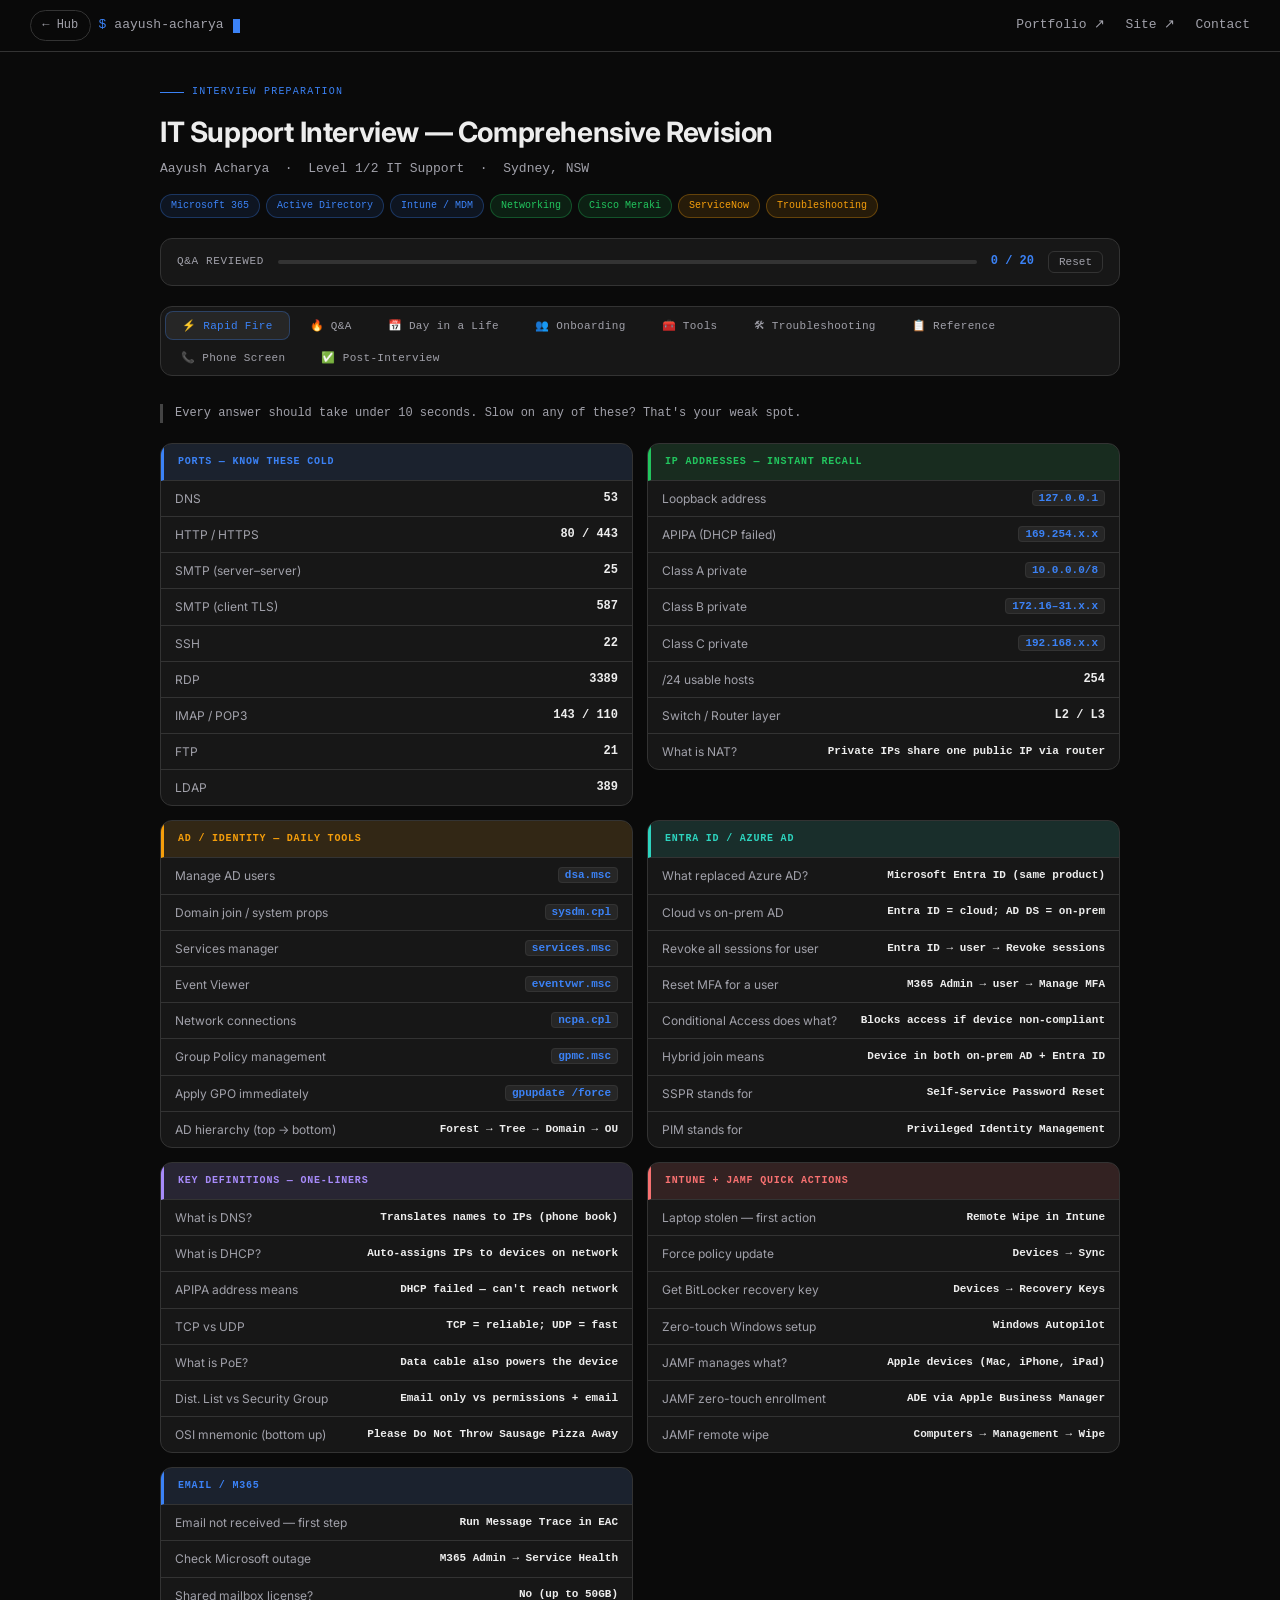
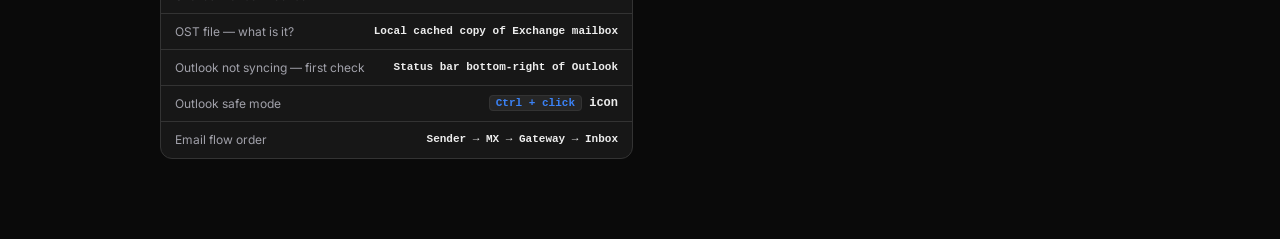
<file: index.html>
<!DOCTYPE html>
<html lang="en">
<head>
<meta charset="UTF-8">
<meta name="viewport" content="width=device-width, initial-scale=1.0">
<title>IT Support Interview — Comprehensive Revision</title>
<link rel="preconnect" href="https://fonts.googleapis.com">
<link href="https://fonts.googleapis.com/css2?family=Inter:wght@300;400;500;600;700&display=swap" rel="stylesheet">
<link rel="stylesheet" href="style.css">
</head>
<body>

<!-- TOPBAR -->
<header class="topbar">
  <div class="topbar-brand">
    <a href="https://aayush.com.au" style="font-size:0.8rem; color:var(--text-muted); text-decoration:none; border:1px solid var(--border); padding:0.3rem 0.75rem; border-radius:50px; transition:0.2s; white-space:nowrap;" onmouseover="this.style.borderColor='var(--accent)';this.style.color='var(--accent)'" onmouseout="this.style.borderColor='var(--border)';this.style.color='var(--text-muted)'">← Hub</a>
    <span class="prompt">$</span>
    <span>aayush-acharya</span>
    <span class="cursor"></span>
  </div>
  <nav class="topbar-nav">
    <a href="https://hi-its-aayush.github.io/IT-Projects-Portfolio/" target="_blank">Portfolio ↗</a>
    <a href="https://aayushacharya.com.au" target="_blank">Site ↗</a>
    <a href="mailto:aayush@aayush.com.au">Contact</a>
  </nav>
</header>

<div class="page">

<!-- HEADER -->
<div class="header">
  <div class="header-eyebrow">Interview Preparation</div>
  <h1>IT Support Interview — Comprehensive Revision</h1>
  <p>Aayush Acharya &nbsp;·&nbsp; Level 1/2 IT Support &nbsp;·&nbsp; Sydney, NSW</p>
  <div class="badges">
    <span class="badge badge-blue">Microsoft 365</span>
    <span class="badge badge-blue">Active Directory</span>
    <span class="badge badge-blue">Intune / MDM</span>
    <span class="badge badge-green">Networking</span>
    <span class="badge badge-green">Cisco Meraki</span>
    <span class="badge badge-amber">ServiceNow</span>
    <span class="badge badge-amber">Troubleshooting</span>
  </div>
</div>

<!-- PROGRESS -->
<div class="progress-wrap">
  <span class="progress-label">Q&amp;A reviewed</span>
  <div class="progress-bar-bg"><div class="progress-bar-fill" id="prog-fill" style="width:0%"></div></div>
  <span class="progress-count" id="prog-count">0 / 20</span>
  <button class="reset-btn" onclick="resetProgress()">Reset</button>
</div>

<!-- TABS -->
<div class="tabs">
  <button class="tab active" onclick="switchTab('rapid', this)">⚡ Rapid Fire</button>
  <button class="tab" onclick="switchTab('qa', this)">🔥 Q&amp;A</button>
  <button class="tab" onclick="switchTab('day', this)">📅 Day in a Life</button>
  <button class="tab" onclick="switchTab('onboard', this)">👥 Onboarding</button>
  <button class="tab" onclick="switchTab('tools', this)">🧰 Tools</button>
  <button class="tab" onclick="switchTab('ts', this)">🛠 Troubleshooting</button>
  <button class="tab" onclick="switchTab('ref', this)">📋 Reference</button>
  <button class="tab" onclick="switchTab('phone', this)">📞 Phone Screen</button>
  <button class="tab" onclick="switchTab('post', this)">✅ Post-Interview</button>
</div>

<!-- ══════════════════════════════════════
     PANEL: RAPID FIRE
══════════════════════════════════════ -->
<div id="panel-rapid" class="panel active">
  <p class="panel-intro">Every answer should take under 10 seconds. Slow on any of these? That's your weak spot.</p>
  <div class="rf-grid">

    <div class="rf-card">
      <div class="rf-header blue">Ports — Know These Cold</div>
      <div class="rf-row"><span class="rf-q">DNS</span><span class="rf-a">53</span></div>
      <div class="rf-row"><span class="rf-q">HTTP / HTTPS</span><span class="rf-a">80 / 443</span></div>
      <div class="rf-row"><span class="rf-q">SMTP (server–server)</span><span class="rf-a">25</span></div>
      <div class="rf-row"><span class="rf-q">SMTP (client TLS)</span><span class="rf-a">587</span></div>
      <div class="rf-row"><span class="rf-q">SSH</span><span class="rf-a">22</span></div>
      <div class="rf-row"><span class="rf-q">RDP</span><span class="rf-a">3389</span></div>
      <div class="rf-row"><span class="rf-q">IMAP / POP3</span><span class="rf-a">143 / 110</span></div>
      <div class="rf-row"><span class="rf-q">FTP</span><span class="rf-a">21</span></div>
      <div class="rf-row"><span class="rf-q">LDAP</span><span class="rf-a">389</span></div>
    </div>

    <div class="rf-card">
      <div class="rf-header green">IP Addresses — Instant Recall</div>
      <div class="rf-row"><span class="rf-q">Loopback address</span><span class="rf-a"><code>127.0.0.1</code></span></div>
      <div class="rf-row"><span class="rf-q">APIPA (DHCP failed)</span><span class="rf-a"><code>169.254.x.x</code></span></div>
      <div class="rf-row"><span class="rf-q">Class A private</span><span class="rf-a"><code>10.0.0.0/8</code></span></div>
      <div class="rf-row"><span class="rf-q">Class B private</span><span class="rf-a"><code>172.16–31.x.x</code></span></div>
      <div class="rf-row"><span class="rf-q">Class C private</span><span class="rf-a"><code>192.168.x.x</code></span></div>
      <div class="rf-row"><span class="rf-q">/24 usable hosts</span><span class="rf-a">254</span></div>
      <div class="rf-row"><span class="rf-q">Switch / Router layer</span><span class="rf-a">L2 / L3</span></div>
      <div class="rf-row"><span class="rf-q">What is NAT?</span><span class="rf-a" style="white-space:normal;text-align:right;font-size:11px;">Private IPs share one public IP via router</span></div>
    </div>

    <div class="rf-card">
      <div class="rf-header amber">AD / Identity — Daily Tools</div>
      <div class="rf-row"><span class="rf-q">Manage AD users</span><span class="rf-a"><code>dsa.msc</code></span></div>
      <div class="rf-row"><span class="rf-q">Domain join / system props</span><span class="rf-a"><code>sysdm.cpl</code></span></div>
      <div class="rf-row"><span class="rf-q">Services manager</span><span class="rf-a"><code>services.msc</code></span></div>
      <div class="rf-row"><span class="rf-q">Event Viewer</span><span class="rf-a"><code>eventvwr.msc</code></span></div>
      <div class="rf-row"><span class="rf-q">Network connections</span><span class="rf-a"><code>ncpa.cpl</code></span></div>
      <div class="rf-row"><span class="rf-q">Group Policy management</span><span class="rf-a"><code>gpmc.msc</code></span></div>
      <div class="rf-row"><span class="rf-q">Apply GPO immediately</span><span class="rf-a"><code>gpupdate /force</code></span></div>
      <div class="rf-row"><span class="rf-q">AD hierarchy (top → bottom)</span><span class="rf-a" style="white-space:normal;text-align:right;font-size:11px;">Forest → Tree → Domain → OU</span></div>
    </div>

    <div class="rf-card">
      <div class="rf-header teal">Entra ID / Azure AD</div>
      <div class="rf-row"><span class="rf-q">What replaced Azure AD?</span><span class="rf-a" style="white-space:normal;text-align:right;font-size:11px;">Microsoft Entra ID (same product)</span></div>
      <div class="rf-row"><span class="rf-q">Cloud vs on-prem AD</span><span class="rf-a" style="white-space:normal;text-align:right;font-size:11px;">Entra ID = cloud; AD DS = on-prem</span></div>
      <div class="rf-row"><span class="rf-q">Revoke all sessions for user</span><span class="rf-a" style="white-space:normal;text-align:right;font-size:11px;">Entra ID → user → Revoke sessions</span></div>
      <div class="rf-row"><span class="rf-q">Reset MFA for a user</span><span class="rf-a" style="white-space:normal;text-align:right;font-size:11px;">M365 Admin → user → Manage MFA</span></div>
      <div class="rf-row"><span class="rf-q">Conditional Access does what?</span><span class="rf-a" style="white-space:normal;text-align:right;font-size:11px;">Blocks access if device non-compliant</span></div>
      <div class="rf-row"><span class="rf-q">Hybrid join means</span><span class="rf-a" style="white-space:normal;text-align:right;font-size:11px;">Device in both on-prem AD + Entra ID</span></div>
      <div class="rf-row"><span class="rf-q">SSPR stands for</span><span class="rf-a" style="white-space:normal;text-align:right;font-size:11px;">Self-Service Password Reset</span></div>
      <div class="rf-row"><span class="rf-q">PIM stands for</span><span class="rf-a" style="white-space:normal;text-align:right;font-size:11px;">Privileged Identity Management</span></div>
    </div>

    <div class="rf-card">
      <div class="rf-header purple">Key Definitions — One-Liners</div>
      <div class="rf-row"><span class="rf-q">What is DNS?</span><span class="rf-a" style="white-space:normal;text-align:right;font-size:11px;">Translates names to IPs (phone book)</span></div>
      <div class="rf-row"><span class="rf-q">What is DHCP?</span><span class="rf-a" style="white-space:normal;text-align:right;font-size:11px;">Auto-assigns IPs to devices on network</span></div>
      <div class="rf-row"><span class="rf-q">APIPA address means</span><span class="rf-a" style="white-space:normal;text-align:right;font-size:11px;">DHCP failed — can't reach network</span></div>
      <div class="rf-row"><span class="rf-q">TCP vs UDP</span><span class="rf-a" style="white-space:normal;text-align:right;font-size:11px;">TCP = reliable; UDP = fast</span></div>
      <div class="rf-row"><span class="rf-q">What is PoE?</span><span class="rf-a" style="white-space:normal;text-align:right;font-size:11px;">Data cable also powers the device</span></div>
      <div class="rf-row"><span class="rf-q">Dist. List vs Security Group</span><span class="rf-a" style="white-space:normal;text-align:right;font-size:11px;">Email only vs permissions + email</span></div>
      <div class="rf-row"><span class="rf-q">OSI mnemonic (bottom up)</span><span class="rf-a" style="white-space:normal;text-align:right;font-size:11px;">Please Do Not Throw Sausage Pizza Away</span></div>
    </div>

    <div class="rf-card">
      <div class="rf-header red">Intune + JAMF Quick Actions</div>
      <div class="rf-row"><span class="rf-q">Laptop stolen — first action</span><span class="rf-a" style="white-space:normal;text-align:right;font-size:11px;">Remote Wipe in Intune</span></div>
      <div class="rf-row"><span class="rf-q">Force policy update</span><span class="rf-a" style="white-space:normal;text-align:right;font-size:11px;">Devices → Sync</span></div>
      <div class="rf-row"><span class="rf-q">Get BitLocker recovery key</span><span class="rf-a" style="white-space:normal;text-align:right;font-size:11px;">Devices → Recovery Keys</span></div>
      <div class="rf-row"><span class="rf-q">Zero-touch Windows setup</span><span class="rf-a" style="white-space:normal;text-align:right;font-size:11px;">Windows Autopilot</span></div>
      <div class="rf-row"><span class="rf-q">JAMF manages what?</span><span class="rf-a" style="white-space:normal;text-align:right;font-size:11px;">Apple devices (Mac, iPhone, iPad)</span></div>
      <div class="rf-row"><span class="rf-q">JAMF zero-touch enrollment</span><span class="rf-a" style="white-space:normal;text-align:right;font-size:11px;">ADE via Apple Business Manager</span></div>
      <div class="rf-row"><span class="rf-q">JAMF remote wipe</span><span class="rf-a" style="white-space:normal;text-align:right;font-size:11px;">Computers → Management → Wipe</span></div>
    </div>

    <div class="rf-card">
      <div class="rf-header blue">Email / M365</div>
      <div class="rf-row"><span class="rf-q">Email not received — first step</span><span class="rf-a" style="white-space:normal;text-align:right;font-size:11px;">Run Message Trace in EAC</span></div>
      <div class="rf-row"><span class="rf-q">Check Microsoft outage</span><span class="rf-a" style="white-space:normal;text-align:right;font-size:11px;">M365 Admin → Service Health</span></div>
      <div class="rf-row"><span class="rf-q">Shared mailbox license?</span><span class="rf-a" style="white-space:normal;text-align:right;font-size:11px;">No (up to 50GB)</span></div>
      <div class="rf-row"><span class="rf-q">OST file — what is it?</span><span class="rf-a" style="white-space:normal;text-align:right;font-size:11px;">Local cached copy of Exchange mailbox</span></div>
      <div class="rf-row"><span class="rf-q">Outlook not syncing — first check</span><span class="rf-a" style="white-space:normal;text-align:right;font-size:11px;">Status bar bottom-right of Outlook</span></div>
      <div class="rf-row"><span class="rf-q">Outlook safe mode</span><span class="rf-a"><code>Ctrl + click</code> icon</span></div>
      <div class="rf-row"><span class="rf-q">Email flow order</span><span class="rf-a" style="white-space:normal;text-align:right;font-size:11px;">Sender → MX → Gateway → Inbox</span></div>
    </div>

  </div>
</div>

<!-- ══════════════════════════════════════
     PANEL: INTERVIEW Q&A
══════════════════════════════════════ -->
<div id="panel-qa" class="panel">
  <p class="panel-intro">Say each answer out loud. Aim for 30–45 seconds. Mark reviewed when you're confident. Progress saves in your browser.</p>
  <div class="qa-list">

    <div class="section-label-bar">Always Asked First</div>

    <div class="qa-item open" id="qa-0">
      <div class="qa-q" onclick="toggleQA(this)">
        <div><div class="qa-label"><span class="tag tag-common">Most Asked</span></div><div class="qa-text">Tell me about yourself.</div></div>
        <div class="qa-arrow">›</div>
      </div>
      <div class="qa-body">
        <div class="qa-answer">"I'm an IT support professional with 2+ years of enterprise experience — currently at PwC supporting partners and executives in a Big 4 environment. Before that I ran IT support solo across a 200+ user, 9-site hospitality group with a 95% first-contact resolution rate. My strengths are Microsoft 365, Entra ID, Intune, and network troubleshooting, backed by active home lab work in Zero Trust and hybrid cloud. I'm looking to take that into a dedicated IT support role with room to grow toward cloud and sysadmin."</div>
        <div class="short-tip">Under 45 seconds. Lead with current role, hit the big metric, end with where you're heading.</div>
        <button class="mark-btn" onclick="markReviewed('qa-0', this)">Mark as reviewed</button>
      </div>
    </div>

    <div class="qa-item" id="qa-1">
      <div class="qa-q" onclick="toggleQA(this)">
        <div><div class="qa-label"><span class="tag tag-common">Most Asked</span></div><div class="qa-text">Why are you leaving your current role?</div></div>
        <div class="qa-arrow">›</div>
      </div>
      <div class="qa-body">
        <div class="qa-answer">"PwC has been a great environment — supporting executives in a Big 4 setting is genuinely challenging. I'm looking to move into a role with more exposure to the full IT support stack. My current role is heavily AV-focused, which means I'm not getting the breadth of tickets, systems admin work, and cloud exposure I want at this stage of my career."</div>
        <div class="short-tip">Never badmouth the employer. Frame it as running toward something, not escaping. This answer is honest and sounds mature.</div>
        <button class="mark-btn" onclick="markReviewed('qa-1', this)">Mark as reviewed</button>
      </div>
    </div>

    <div class="section-label-bar">Behavioural — Have Two STAR Stories Ready</div>

    <div class="qa-item" id="qa-2">
      <div class="qa-q" onclick="toggleQA(this)">
        <div><div class="qa-label"><span class="tag tag-common">Most Asked</span></div><div class="qa-text">How do you prioritise tickets when you have multiple open?</div></div>
        <div class="qa-arrow">›</div>
      </div>
      <div class="qa-body">
        <div class="qa-answer">"Business impact first. Whole office down = P1, escalate immediately. Single user fully blocked = P2, I jump on it. Minor issues get queued. I follow the SLA matrix, update users proactively, and never let a ticket go silent. Nobody should have to chase me."</div>
        <button class="mark-btn" onclick="markReviewed('qa-2', this)">Mark as reviewed</button>
      </div>
    </div>

    <div class="qa-item" id="qa-3">
      <div class="qa-q" onclick="toggleQA(this)">
        <div><div class="qa-label"><span class="tag tag-behav">STAR Story 1</span></div><div class="qa-text">Describe a difficult or high-pressure situation you handled.</div></div>
        <div class="qa-arrow">›</div>
      </div>
      <div class="qa-body">
        <div class="qa-answer">"At Platinum Hospitality, a network outage hit the POS systems during peak dinner service — revenue directly impacted across multiple sites. I immediately notified venue managers so they weren't in the dark, put them on 15-minute update cycles, and traced the fault to a failed switch. I pushed a remote config fix and had all sites restored within 40 minutes. The key was communication — stakeholders stayed calm because they knew it was being worked on."</div>
        <div class="short-tip">This is STAR story 1. If asked a second behavioural question, don't repeat this scenario — use STAR story 2 below.</div>
        <button class="mark-btn" onclick="markReviewed('qa-3', this)">Mark as reviewed</button>
      </div>
    </div>

    <div class="qa-item" id="qa-4">
      <div class="qa-q" onclick="toggleQA(this)">
        <div><div class="qa-label"><span class="tag tag-behav">STAR Story 2</span></div><div class="qa-text">Tell me about a time you had to learn something quickly.</div></div>
        <div class="qa-arrow">›</div>
      </div>
      <div class="qa-body">
        <div class="qa-answer">"When I moved into the IT Support Officer role at Platinum Hospitality, I had no prior Intune experience but the company needed an MDM rollout across 9 sites within weeks. I worked through Microsoft Learn and documentation, tested in a trial tenant, and within three weeks had Autopilot profiles configured and was deploying zero-touch devices. By the end of the rollout all sites were on compliant, managed endpoints. I can close skill gaps fast when the business needs it."</div>
        <div class="short-tip">This answer also sells your self-teaching instinct, which is one of your strongest differentiators at this experience level.</div>
        <button class="mark-btn" onclick="markReviewed('qa-4', this)">Mark as reviewed</button>
      </div>
    </div>

    <div class="qa-item" id="qa-5">
      <div class="qa-q" onclick="toggleQA(this)">
        <div><div class="qa-label"><span class="tag tag-behav">Behavioural</span></div><div class="qa-text">How do you handle a VIP or an angry user?</div></div>
        <div class="qa-arrow">›</div>
      </div>
      <div class="qa-body">
        <div class="qa-answer">"I stay professional — the frustration is about their work being blocked, not about me. I acknowledge it: 'I understand this is urgent, let me get onto it right now.' I give a clear timeframe, stay focused on the fix, and update them when it's resolved. At PwC I support senior partners regularly — speed and clear communication matter far more than technical jargon."</div>
        <button class="mark-btn" onclick="markReviewed('qa-5', this)">Mark as reviewed</button>
      </div>
    </div>

    <div class="qa-item" id="qa-6">
      <div class="qa-q" onclick="toggleQA(this)">
        <div><div class="qa-label"><span class="tag tag-common">Most Asked</span></div><div class="qa-text">What do you do when you can't solve a problem?</div></div>
        <div class="qa-arrow">›</div>
      </div>
      <div class="qa-body">
        <div class="qa-answer">"I check the internal Knowledge Base first — chances are someone solved it before. If not, Microsoft docs or the specific error code. Still stuck, I ask a senior colleague. If we're approaching an SLA breach, I escalate — always with a full log: what I tried, error messages, what I ruled out. I never escalate blind and make someone else start from scratch."</div>
        <button class="mark-btn" onclick="markReviewed('qa-6', this)">Mark as reviewed</button>
      </div>
    </div>

    <div class="section-label-bar">Technical</div>

    <div class="qa-item" id="qa-7">
      <div class="qa-q" onclick="toggleQA(this)">
        <div><div class="qa-label"><span class="tag tag-tech">Technical</span></div><div class="qa-text">What is Active Directory and what do you use it for day-to-day?</div></div>
        <div class="qa-arrow">›</div>
      </div>
      <div class="qa-body">
        <div class="qa-answer">"Active Directory is Microsoft's centralised directory service — manages users, computers, and security policies across a network. Everything authenticates through the Domain Controller. Day-to-day I use dsa.msc to create accounts, reset passwords, unlock accounts, manage group memberships, and handle onboarding and offboarding. It's the most-touched tool in L1/L2 support."</div>
        <p>Key structure: <strong>Forest → Tree → Domain → OU</strong></p>
        <button class="mark-btn" onclick="markReviewed('qa-7', this)">Mark as reviewed</button>
      </div>
    </div>

    <div class="qa-item" id="qa-8">
      <div class="qa-q" onclick="toggleQA(this)">
        <div><div class="qa-label"><span class="tag tag-tech">Technical</span></div><div class="qa-text">Walk me through troubleshooting slow internet for a user.</div></div>
        <div class="qa-arrow">›</div>
      </div>
      <div class="qa-body">
        <div class="qa-answer">"First: is it just them or everyone on the floor? That tells me device vs network. I run ping 8.8.8.8 -t to check packet loss, then ping google.com — if 8.8.8.8 works but google.com fails, it's DNS. I run ipconfig /release, /renew, /flushdns. Check the IP isn't a 169.254 APIPA address. If WiFi, I check Meraki for the AP status. Whole office affected — ISP call and escalate to the network team."</div>
        <button class="mark-btn" onclick="markReviewed('qa-8', this)">Mark as reviewed</button>
      </div>
    </div>

    <div class="qa-item" id="qa-9">
      <div class="qa-q" onclick="toggleQA(this)">
        <div><div class="qa-label"><span class="tag tag-tech">Technical</span></div><div class="qa-text">What do you do in Microsoft Intune day-to-day?</div></div>
        <div class="qa-arrow">›</div>
      </div>
      <div class="qa-body">
        <div class="qa-answer">"I use Intune for device fleet management. When a new staff member starts I enroll their device and configure Windows Autopilot for zero-touch setup. I push required apps remotely — set as Required so they install without user action. If a device is reported stolen, I immediately do a remote wipe from the portal. I use Conditional Access to ensure only compliant, enrolled devices can reach company resources."</div>
        <button class="mark-btn" onclick="markReviewed('qa-9', this)">Mark as reviewed</button>
      </div>
    </div>

    <div class="qa-item" id="qa-10">
      <div class="qa-q" onclick="toggleQA(this)">
        <div><div class="qa-label"><span class="tag tag-tech">Technical</span></div><div class="qa-text">Distribution List vs Security Group — what's the difference?</div></div>
        <div class="qa-arrow">›</div>
      </div>
      <div class="qa-body">
        <div class="qa-answer">"A Distribution List is email-only — one email fans out to all members but it can't control access to anything. A Security Group controls permissions — shared drives, SharePoint sites, applications. Security groups can also be mail-enabled so you get both. I create and manage both in M365 Admin Centre."</div>
        <button class="mark-btn" onclick="markReviewed('qa-10', this)">Mark as reviewed</button>
      </div>
    </div>

    <div class="qa-item" id="qa-11">
      <div class="qa-q" onclick="toggleQA(this)">
        <div><div class="qa-label"><span class="tag tag-tech">Technical</span></div><div class="qa-text">What is Group Policy and how have you used it?</div></div>
        <div class="qa-arrow">›</div>
      </div>
      <div class="qa-body">
        <div class="qa-answer">"Group Policy lets admins push configuration settings to all users and computers in a domain from one place — no manual per-machine work. I create GPOs and link them to OUs. I've used it for password complexity enforcement, mapping network drives, pushing security configs, and setting desktop wallpapers. When I need changes to apply immediately I run gpupdate /force on the client."</div>
        <button class="mark-btn" onclick="markReviewed('qa-11', this)">Mark as reviewed</button>
      </div>
    </div>

    <div class="section-label-bar">The Tricky Ones — Prepare These Carefully</div>

    <div class="qa-item" id="qa-12">
      <div class="qa-q" onclick="toggleQA(this)">
        <div><div class="qa-label"><span class="tag tag-trap">Trap Question</span></div><div class="qa-text">What salary are you looking for?</div></div>
        <div class="qa-arrow">›</div>
      </div>
      <div class="qa-body">
        <div class="qa-answer">"Based on my enterprise experience across Microsoft 365, Intune, and multi-site support at PwC and Platinum Hospitality, I'm targeting $70,000–$80,000 base. That said, I'm open to discussion — if the role has genuine growth toward cloud or sysadmin, I'm flexible on the exact number."</div>
        <div class="short-tip">Always give a range, never a single number. Anchor slightly above your real minimum. The second sentence signals you won't walk over money alone. Research the market rate for the specific role before the interview and adjust accordingly.</div>
        <button class="mark-btn" onclick="markReviewed('qa-12', this)">Mark as reviewed</button>
      </div>
    </div>

    <div class="qa-item" id="qa-13">
      <div class="qa-q" onclick="toggleQA(this)">
        <div><div class="qa-label"><span class="tag tag-common">Most Asked</span></div><div class="qa-text">Why should we hire you?</div></div>
        <div class="qa-arrow">›</div>
      </div>
      <div class="qa-body">
        <div class="qa-answer">"I've proven I can handle a high-volume, multi-site environment solo with strong resolution rates. I don't just fix tickets — I document fixes, build knowledge base articles, and leave things better than I found them. I understand IT support isn't just about computers, it's about keeping people working. And I'm actively building toward cloud and security specialisation, so I'm an investment that compounds."</div>
        <button class="mark-btn" onclick="markReviewed('qa-13', this)">Mark as reviewed</button>
      </div>
    </div>

    <div class="qa-item" id="qa-14">
      <div class="qa-q" onclick="toggleQA(this)">
        <div><div class="qa-label"><span class="tag tag-trap">Always Happens</span></div><div class="qa-text">Do you have any questions for us?</div></div>
        <div class="qa-arrow">›</div>
      </div>
      <div class="qa-body">
        <div class="qa-answer green">Never say "No, I think you've covered everything." Pick 2–3 from this list:</div>
        <ul style="margin-top:10px;">
          <li>"What does a typical first week look like for someone in this role?"</li>
          <li>"What tools and ticketing systems does the team use day-to-day?"</li>
          <li>"What does the progression path look like — is there a route from L1/L2 toward sysadmin or cloud?"</li>
          <li>"What's the biggest challenge the IT team is working through right now?"</li>
          <li>"How is performance measured — ticket volume, SLAs, or something else?"</li>
        </ul>
        <div class="short-tip">The progression question is the most important one for you. It signals ambition and helps you figure out if the role is actually worth taking.</div>
        <button class="mark-btn" onclick="markReviewed('qa-14', this)">Mark as reviewed</button>
      </div>
    </div>

    <div class="section-label-bar">Situational — "What Would You Do If..."</div>

    <div class="qa-item" id="qa-15">
      <div class="qa-q" onclick="toggleQA(this)">
        <div><div class="qa-label"><span class="tag tag-tech">Situational</span></div><div class="qa-text">A user calls frustrated — they say nothing works. You can't replicate the issue. What do you do?</div></div>
        <div class="qa-arrow">›</div>
      </div>
      <div class="qa-body">
        <div class="qa-answer">"First I acknowledge the frustration — 'I hear you, let's figure this out together.' Then I ask targeted questions: when did it start, what exactly isn't working, any recent changes? I ask them to walk me through what they're seeing right now. Sometimes the act of explaining it surfaces something they hadn't noticed. If I still can't replicate it remotely, I either get eyes on their screen via Quick Assist or walk over. I never close a ticket I haven't verified is actually resolved."</div>
        <div class="short-tip">They're testing how you handle ambiguity and an upset user simultaneously. Lead with empathy, then structure.</div>
        <button class="mark-btn" onclick="markReviewed('qa-15', this)">Mark as reviewed</button>
      </div>
    </div>

    <div class="qa-item" id="qa-16">
      <div class="qa-q" onclick="toggleQA(this)">
        <div><div class="qa-label"><span class="tag tag-tech">Situational</span></div><div class="qa-text">You discover a colleague has been sharing their password with another staff member. What do you do?</div></div>
        <div class="qa-arrow">›</div>
      </div>
      <div class="qa-body">
        <div class="qa-answer">"I don't ignore it — password sharing is a policy violation and a security risk. I wouldn't confront the colleague directly. I'd document what I observed, then raise it with my manager or the security team through the appropriate channel. It's not personal, it's a security control. The right response is to report it and let the process handle it, not look the other way because it's awkward."</div>
        <div class="short-tip">Tests your integrity and whether you understand security policy. Don't say you'd "have a quiet word" — reporting it is not your call to soften.</div>
        <button class="mark-btn" onclick="markReviewed('qa-16', this)">Mark as reviewed</button>
      </div>
    </div>

    <div class="qa-item" id="qa-17">
      <div class="qa-q" onclick="toggleQA(this)">
        <div><div class="qa-label"><span class="tag tag-tech">Situational</span></div><div class="qa-text">You're mid-way through a P3 ticket and a P1 comes in. What happens?</div></div>
        <div class="qa-arrow">›</div>
      </div>
      <div class="qa-body">
        <div class="qa-answer">"P1 takes over immediately — no question. I quickly note where I am on the P3 so I can pick it up without losing context, then update the P3 user: 'I'm dealing with a critical incident, I'll be back with you as soon as it's resolved.' I jump on the P1, follow the escalation process, and keep a clear log. Once the P1 is stabilised or handed to L3, I return to the P3. The update message takes 30 seconds and stops the user from feeling abandoned."</div>
        <div class="short-tip">Shows you understand SLA prioritisation and that communication during a context switch is part of the job.</div>
        <button class="mark-btn" onclick="markReviewed('qa-17', this)">Mark as reviewed</button>
      </div>
    </div>

    <div class="qa-item" id="qa-18">
      <div class="qa-q" onclick="toggleQA(this)">
        <div><div class="qa-label"><span class="tag tag-tech">Situational</span></div><div class="qa-text">A user asks you to give them local admin rights on their laptop "just temporarily." What do you say?</div></div>
        <div class="qa-arrow">›</div>
      </div>
      <div class="qa-body">
        <div class="qa-answer">"I'd ask what they're actually trying to do — usually there's a specific problem I can solve another way. Need to install software? I can push it through Intune. One-off config change? I can do it with my credentials and document it. If they genuinely need elevated access for a project, that goes through a formal request with manager approval. Handing out admin rights informally creates a compliance gap and puts the user at higher risk if their account is compromised."</div>
        <div class="short-tip">Tests security knowledge and your ability to say no professionally. Never just refuse — always offer an alternative path.</div>
        <button class="mark-btn" onclick="markReviewed('qa-18', this)">Mark as reviewed</button>
      </div>
    </div>

    <div class="qa-item" id="qa-19">
      <div class="qa-q" onclick="toggleQA(this)">
        <div><div class="qa-label"><span class="tag tag-tech">Situational</span></div><div class="qa-text">You made a change that accidentally broke something for multiple users. What do you do?</div></div>
        <div class="qa-arrow">›</div>
      </div>
      <div class="qa-body">
        <div class="qa-answer">"Own it immediately — tell my manager what happened, what I changed, and who's affected. The first priority is restoring service: roll back the change if possible, or find the fastest workaround. I'd communicate to affected users that we're aware and working on it. Once resolved, I'd do a quick post-mortem — what caused it, what the fix was, and what I'd do differently next time. A mistake handled transparently builds more trust than a mistake quietly buried."</div>
        <div class="short-tip">They want accountability, not panic. The answer that fails this question is "I'd try to fix it before anyone noticed."</div>
        <button class="mark-btn" onclick="markReviewed('qa-19', this)">Mark as reviewed</button>
      </div>
    </div>

  </div>
</div>

<!-- ══════════════════════════════════════
     PANEL: DAY IN A LIFE
══════════════════════════════════════ -->
<div id="panel-day" class="panel">
  <p class="panel-intro">What a realistic L1/L2 day looks like. Interviewers ask this to see if you understand the operational pace — not just the technical side.</p>
  <div class="timeline">

    <div class="timeline-event">
      <div class="timeline-left"><span class="timeline-time">8:30 AM</span></div>
      <div class="timeline-content">
        <strong>Arrive &amp; Triage the Queue</strong>
        <p>Open ServiceNow. Overnight tickets waiting: 1 account lockout (P2), 1 printer down (P2), 4 P3/P4s (password resets, software request, slow internet). Check M365 Service Health — no outages. Review Slack/Teams for escalations from management. Order by priority, build a mental plan for the morning.</p>
      </div>
    </div>

    <div class="timeline-event">
      <div class="timeline-left"><span class="timeline-time">8:50 AM</span></div>
      <div class="timeline-content">
        <strong>P2: Account Lockout</strong>
        <p>User can't log in — locked out after 3 failed attempts. Verify identity (confirm with manager). Open dsa.msc, unlock account, reset password, tick "User must change at next logon." Ask: do you have Outlook or Teams on your phone? Old saved password hammering the account. User updates phone creds, back in within 8 minutes. Close ticket with resolution notes.</p>
      </div>
    </div>

    <div class="timeline-event">
      <div class="timeline-left"><span class="timeline-time">9:15 AM</span></div>
      <div class="timeline-content">
        <strong>P2: Printer Down on Floor 2</strong>
        <p>Printer showing offline for the whole floor. Physical check: power on, paper loaded, no error lights. Ping the printer IP — reachable. Print jobs stuck in queue. Open services.msc, restart Print Spooler. Clear spool queue (C:\Windows\System32\spool\PRINTERS). Printer back online. Floor sorted in 15 minutes. Log in KB for next time.</p>
      </div>
    </div>

    <div class="timeline-event">
      <div class="timeline-left"><span class="timeline-time">9:45 AM</span></div>
      <div class="timeline-content">
        <strong>New Hire Onboarding Handoff</strong>
        <p>New staff member arrives. Confirm: AD account active, email syncing, M365 license assigned, device enrolled in Intune and showing compliant. Walk them through first login, password change, Teams setup. Point them to the IT help desk Slack channel. Confirm access to shared drives. Done in 30 mins — document completion in ServiceNow.</p>
      </div>
    </div>

    <div class="timeline-event">
      <div class="timeline-left"><span class="timeline-time">10:30 AM</span></div>
      <div class="timeline-content">
        <strong>Rapid Ticket Clearance (P3/P4s)</strong>
        <p>Work through the backlog: reset 2 passwords, add a user to a distribution list (Exchange Admin Center), grant SharePoint site access (remove from wrong security group, add to correct one in dsa.msc), approve a software request via Intune (push app as Required). Each under 5 minutes. Every ticket updated in real time — no ticket goes silent.</p>
      </div>
    </div>

    <div class="timeline-event">
      <div class="timeline-left"><span class="timeline-time">11:30 AM</span></div>
      <div class="timeline-content">
        <strong>Teams / Audio Issue</strong>
        <p>User on VPN says Teams calls are dropping. Test at teams.microsoft.com in browser — works fine. Issue is desktop client. Clear cache (%appdata%\Microsoft\Teams, delete contents), restart Teams. Test call — resolved. Advise user to restart Teams client weekly. Update ticket. 15 minutes.</p>
      </div>
    </div>

    <div class="timeline-event">
      <div class="timeline-left"><span class="timeline-time">12:00 PM</span></div>
      <div class="timeline-content">
        <strong>Lunch + Team Standup</strong>
        <p>30-min team standup. Report morning stats, flag 1 open P3 (slow internet, floor 3 — investigating after lunch). Manager mentions 3 new devices arriving tomorrow — need Autopilot configured today. Add to afternoon list. Eat. Recharge.</p>
      </div>
    </div>

    <div class="timeline-event">
      <div class="timeline-left"><span class="timeline-time">1:00 PM</span></div>
      <div class="timeline-content">
        <strong>Knowledge Base Update</strong>
        <p>30 minutes documentation. Write up the printer Spooler fix from this morning — clear steps so any team member can handle it next time. Update the account lockout guide with the "check mobile saved credentials" step. Small time investment, big long-term payoff.</p>
      </div>
    </div>

    <div class="timeline-event">
      <div class="timeline-left"><span class="timeline-time">1:30 PM</span></div>
      <div class="timeline-content">
        <strong>Investigate: Slow Internet (Floor 3)</strong>
        <p>Isolated to one user. Run ping 8.8.8.8 -t (no packet loss), ping google.com (fails) — DNS. Run ipconfig /flushdns, /release, /renew. Still slow. Check Meraki dashboard — AP on floor 3 showing degraded signal. Reassign user to stronger AP. Speed back to normal. Escalate AP health to network team as P3. Document findings.</p>
      </div>
    </div>

    <div class="timeline-event">
      <div class="timeline-left"><span class="timeline-time">2:15 PM</span></div>
      <div class="timeline-content">
        <strong>Device Enrollment — Autopilot Config</strong>
        <p>3 new devices arriving tomorrow. Configure Windows Autopilot profiles in Intune: assign deployment profile, configure OOBE settings, enable BitLocker policy, push required apps. Register device serial numbers in Intune hardware hash. Zero-touch setup ready — devices will self-configure when user signs in tomorrow.</p>
      </div>
    </div>

    <div class="timeline-event">
      <div class="timeline-left"><span class="timeline-time">3:15 PM</span></div>
      <div class="timeline-content">
        <strong>Outlook Sync Issue</strong>
        <p>User can't see new emails in Outlook. Check status bar — "Disconnected." Test OWA (office.com) — emails visible. Local client issue. Rebuild OST: close Outlook, delete .ost from %localappdata%\Microsoft\Outlook\, reopen. Outlook resyncs. Back in 10 minutes. Confirm with user, close ticket.</p>
      </div>
    </div>

    <div class="timeline-event">
      <div class="timeline-left"><span class="timeline-time">4:00 PM</span></div>
      <div class="timeline-content">
        <strong>Offboarding Request</strong>
        <p>HR confirms employee finishing today. Follow offboarding checklist: disable AD account (dsa.msc), revoke Entra ID sessions, remote wipe device in Intune, remove M365 licenses, convert mailbox to shared (manager retains access), remove from all distribution lists and Teams. Collect hardware. Every step timestamped in ServiceNow. Manager signs off.</p>
      </div>
    </div>

    <div class="timeline-event">
      <div class="timeline-left"><span class="timeline-time">5:00 PM</span></div>
      <div class="timeline-content">
        <strong>End of Day Wrap</strong>
        <p>Review ServiceNow: 17 tickets closed, 2 escalated (1 network issue to L3, 1 hardware RMA in progress). Update open tickets with current status. Write handoff notes for any overnight on-call coverage. Check tomorrow's onboarding schedule — 3 new hires, devices are ready. Log off.</p>
      </div>
    </div>

  </div>
</div>

<!-- ══════════════════════════════════════
     PANEL: ONBOARDING / OFFBOARDING
══════════════════════════════════════ -->
<div id="panel-onboard" class="panel">
  <p class="panel-intro">Complete checklists from first day to last. Knowing these cold impresses interviewers — most candidates can't recite the full offboarding order.</p>

  <div class="ob-section-title">🟢 ONBOARDING</div>

  <div class="checklist-wrap">
    <div class="checklist-phase">
      <div class="checklist-phase-title">// Pre-Arrival — 1 Week Before Start</div>
      <div class="checklist-items">
        <div class="checklist-item"><div class="check-icon">✓</div><div class="check-text">Confirm start date, role, department, manager, and employment type with HR</div></div>
        <div class="checklist-item"><div class="check-icon">✓</div><div class="check-text">Order laptop/desktop + peripherals (keyboard, mouse, monitor, headset). Confirm delivery before Day 1</div></div>
        <div class="checklist-item"><div class="check-icon">✓</div><div class="check-text">Create AD account in correct OU (matches department/location). Set temp password, force change on first logon</div></div>
        <div class="checklist-item"><div class="check-icon">✓</div><div class="check-text">Assign M365 license in Admin Center (confirm seat type: E3/E5/F1 with HR)</div></div>
        <div class="checklist-item"><div class="check-icon">✓</div><div class="check-text">Verify mailbox creation in Exchange Admin Center — send test email to confirm delivery</div></div>
        <div class="checklist-item"><div class="check-icon">✓</div><div class="check-text">Add to department distribution lists and relevant Teams channels</div></div>
        <div class="checklist-item"><div class="check-icon">✓</div><div class="check-text">Enroll device in Intune: configure Autopilot profile, enable BitLocker policy, push required apps</div></div>
        <div class="checklist-item"><div class="check-icon">✓</div><div class="check-text">Grant access to shared drives and SharePoint sites (manager provides list of required access)</div></div>
        <div class="checklist-item"><div class="check-icon">✓</div><div class="check-text">Configure VPN access if remote work required — send credentials separately from device</div></div>
        <div class="checklist-item"><div class="check-icon">✓</div><div class="check-text">Coordinate physical access with facilities: desk, building swipe card, parking if applicable</div></div>
        <div class="checklist-item"><div class="check-icon">✓</div><div class="check-text">Send welcome email with temp credentials, help desk contact, WiFi details, and parking/location info</div></div>
      </div>
    </div>
    <div class="checklist-phase">
      <div class="checklist-phase-title">// Day 1 — Device Handoff &amp; Setup</div>
      <div class="checklist-items">
        <div class="checklist-item"><div class="check-icon">✓</div><div class="check-text">Greet user, confirm identity, hand over device and accessories</div></div>
        <div class="checklist-item"><div class="check-icon">✓</div><div class="check-text">Walk through first login: AD password, forced change, Outlook sync confirmation</div></div>
        <div class="checklist-item"><div class="check-icon">✓</div><div class="check-text">Confirm Teams login, test audio (Settings → Devices), and send test message</div></div>
        <div class="checklist-item"><div class="check-icon">✓</div><div class="check-text">Verify WiFi + VPN connection: run ping 8.8.8.8, open company intranet</div></div>
        <div class="checklist-item"><div class="check-icon">✓</div><div class="check-text">Confirm shared drive access (map drives if needed via GPO or manual UNC path)</div></div>
        <div class="checklist-item"><div class="check-icon">✓</div><div class="check-text">Show user how to raise an IT ticket (ServiceNow portal, help desk Slack/Teams channel, phone)</div></div>
        <div class="checklist-item"><div class="check-icon">✓</div><div class="check-text">Brief on IT policies: password requirements, VPN use, acceptable use, security reporting</div></div>
        <div class="checklist-item"><div class="check-icon">✓</div><div class="check-text">Confirm device shows compliant in Intune (BitLocker on, AV active, OS up to date)</div></div>
        <div class="checklist-item"><div class="check-icon">✓</div><div class="check-text">Set up MFA: guide user through Microsoft Authenticator app registration</div></div>
        <div class="checklist-item"><div class="check-icon">✓</div><div class="check-text">Document all completed actions in ServiceNow with manager sign-off</div></div>
      </div>
    </div>
    <div class="checklist-phase">
      <div class="checklist-phase-title">// Week 1–4 Follow-Up</div>
      <div class="checklist-items">
        <div class="checklist-item"><div class="check-icon">✓</div><div class="check-text">Day 3: check-in call — any access issues, software blockers, hardware problems?</div></div>
        <div class="checklist-item"><div class="check-icon">✓</div><div class="check-text">Day 10: confirm all required applications installed and working (check Intune app deployment status)</div></div>
        <div class="checklist-item"><div class="check-icon">✓</div><div class="check-text">Day 30: formal review — device health, security compliance, all accounts active, no outstanding tickets</div></div>
        <div class="checklist-item"><div class="check-icon">✓</div><div class="check-text">Remind user to complete mandatory IT training: phishing awareness, password manager setup, VPN security</div></div>
      </div>
    </div>
  </div>

  <div class="ob-section-title" style="margin-top:28px;">🔴 OFFBOARDING</div>

  <div class="checklist-wrap">
    <div class="checklist-phase">
      <div class="checklist-phase-title">// Pre-Exit — 1–2 Weeks Before Last Day</div>
      <div class="checklist-items">
        <div class="checklist-item"><div class="check-icon">✓</div><div class="check-text">HR confirms exit date and type (resignation / termination / contract end)</div></div>
        <div class="checklist-item"><div class="check-icon">✓</div><div class="check-text">For terminations: brief security team, confirm badge/access revocation timing (often same-day immediate)</div></div>
        <div class="checklist-item"><div class="check-icon">✓</div><div class="check-text">Identify high-value access: admin accounts, sensitive shared mailboxes, privileged permissions — flag for audit</div></div>
        <div class="checklist-item"><div class="check-icon">✓</div><div class="check-text">Manager confirms knowledge transfer completed — IT is not responsible for data handoff, but coordinate timing</div></div>
        <div class="checklist-item"><div class="check-icon">✓</div><div class="check-text">Schedule hardware collection — confirm device return on last working day</div></div>
      </div>
    </div>
    <div class="checklist-phase">
      <div class="checklist-phase-title">// Last Working Day — Run in This Order</div>
      <div class="checklist-items">
        <div class="checklist-item"><div class="check-icon">✓</div><div class="check-text"><strong>Step 1 — Disable AD account</strong> (dsa.msc → right-click → Disable Account). Priority — do it first</div></div>
        <div class="checklist-item"><div class="check-icon">✓</div><div class="check-text"><strong>Step 2 — Revoke Entra ID sessions</strong> (Entra ID portal → user → Revoke all sign-in sessions)</div></div>
        <div class="checklist-item"><div class="check-icon">✓</div><div class="check-text"><strong>Step 3 — Intune remote wipe</strong> (Intune → Devices → find device → Wipe). Confirms data removal</div></div>
        <div class="checklist-item"><div class="check-icon">✓</div><div class="check-text">Remove all M365 licenses in Admin Center (Teams, Exchange, SharePoint)</div></div>
        <div class="checklist-item"><div class="check-icon">✓</div><div class="check-text">Revoke VPN access (remove from VPN groups in AD or third-party VPN portal)</div></div>
        <div class="checklist-item"><div class="check-icon">✓</div><div class="check-text">Convert mailbox to shared mailbox or archive it (manager retains access for 90 days)</div></div>
        <div class="checklist-item"><div class="check-icon">✓</div><div class="check-text">Remove from all distribution lists and Teams teams (M365 Admin or Teams Admin Center)</div></div>
        <div class="checklist-item"><div class="check-icon">✓</div><div class="check-text">Remove from SharePoint site permission groups (revoke in AD security groups)</div></div>
        <div class="checklist-item"><div class="check-icon">✓</div><div class="check-text">Collect all hardware: laptop, phone, headset, badge, keys, monitors — document serial numbers</div></div>
        <div class="checklist-item"><div class="check-icon">✓</div><div class="check-text">Audit admin or service accounts the user held — reassign or disable each one</div></div>
        <div class="checklist-item"><div class="check-icon">✓</div><div class="check-text">Retrieve BitLocker recovery key before wiping if device will be redeployed (Intune → Recovery Keys)</div></div>
      </div>
    </div>
    <div class="checklist-phase">
      <div class="checklist-phase-title">// Post-Exit — Within 24 Hours</div>
      <div class="checklist-items">
        <div class="checklist-item"><div class="check-icon">✓</div><div class="check-text">Verify all systems confirm account as disabled — run access audit if compliance requires it</div></div>
        <div class="checklist-item"><div class="check-icon">✓</div><div class="check-text">Document every action in ServiceNow with exact timestamp (legal protection for both parties)</div></div>
        <div class="checklist-item"><div class="check-icon">✓</div><div class="check-text">Device decommissioned or reimaged — confirm wipe complete before redeployment</div></div>
        <div class="checklist-item"><div class="check-icon">✓</div><div class="check-text">HR acknowledgement: all IT actions completed, employee record flagged as offboarded</div></div>
      </div>
    </div>
  </div>

  <div class="warn" style="margin-top:14px;">🚨 For involuntary terminations — disable the account the moment the employee is informed, before they leave the building. No exceptions.</div>
</div>

<!-- ══════════════════════════════════════
     PANEL: TOOLS & USE CASES
══════════════════════════════════════ -->
<div id="panel-tools" class="panel">
  <p class="panel-intro">What you use every day as L1/L2. Know each tool's purpose and what you specifically do inside it — interviewers ask this constantly.</p>

  <div class="tool-section-title">Identity &amp; Access Management</div>
  <div class="tool-grid">
    <div class="tool-card">
      <div class="tool-category">On-Prem Directory</div>
      <div class="tool-name">Active Directory — dsa.msc</div>
      <div class="tool-desc">Daily workhorse for managing on-prem users, computers, groups, and OUs. If you work in a hybrid or on-prem environment, you live here.</div>
      <div class="tool-uses"><strong>What you do:</strong><ul>
        <li>Create, modify, disable, and delete user accounts</li>
        <li>Reset passwords + force change at next logon</li>
        <li>Unlock locked-out accounts</li>
        <li>Add/remove users from security and distribution groups</li>
        <li>Move accounts between OUs (controls GPO application)</li>
        <li>Check last logon, password expiry, account status</li>
      </ul></div>
    </div>
    <div class="tool-card">
      <div class="tool-category">Cloud Identity</div>
      <div class="tool-name">Microsoft Entra ID (Azure AD)</div>
      <div class="tool-desc">Cloud-based identity management. Manages users synced from on-prem AD or cloud-native accounts. Controls MFA, Conditional Access, and session management.</div>
      <div class="tool-uses"><strong>What you do:</strong><ul>
        <li>Reset MFA for users locked out of their authenticator</li>
        <li>Revoke all active sessions (emergency account compromise)</li>
        <li>View device compliance status (enrolled in Intune?)</li>
        <li>Check sign-in logs (why is the user being blocked?)</li>
        <li>Manage Conditional Access policies</li>
        <li>Enable/disable SSPR per user or group</li>
      </ul></div>
    </div>
    <div class="tool-card">
      <div class="tool-category">Group Policy</div>
      <div class="tool-name">Group Policy Management — gpmc.msc</div>
      <div class="tool-desc">Push configuration to all machines in a domain at once. L1/L2 mainly applies and troubleshoots existing GPOs rather than creating new ones.</div>
      <div class="tool-uses"><strong>What you do:</strong><ul>
        <li>Run <code>gpupdate /force</code> to immediately apply a policy</li>
        <li>Run <code>gpresult /r</code> to see which GPOs apply to a machine</li>
        <li>Understand GPO purposes: password policy, drive mapping, software restrictions</li>
        <li>Troubleshoot why a user isn't getting an expected policy</li>
      </ul></div>
    </div>
    <div class="tool-card">
      <div class="tool-category">System Services</div>
      <div class="tool-name">Services Manager — services.msc</div>
      <div class="tool-desc">Start, stop, and restart Windows background services. Critical for printer, network, and update troubleshooting.</div>
      <div class="tool-uses"><strong>What you do:</strong><ul>
        <li>Restart Print Spooler (stuck print queues)</li>
        <li>Stop/start Windows Update service</li>
        <li>Restart BITS for OneDrive/sync issues</li>
        <li>Check if a service is set to start automatically on reboot</li>
      </ul></div>
    </div>
  </div>

  <div class="tool-section-title">Email &amp; Communication</div>
  <div class="tool-grid">
    <div class="tool-card">
      <div class="tool-category">Email Administration</div>
      <div class="tool-name">Exchange Admin Center (EAC)</div>
      <div class="tool-desc">Manage mailboxes, distribution lists, mail flow rules, and shared inboxes. Your go-to for any email-level issue that isn't a client problem.</div>
      <div class="tool-uses"><strong>What you do:</strong><ul>
        <li>Create and manage distribution lists + shared mailboxes</li>
        <li>Add or remove members from groups</li>
        <li>Set send-as and full-access permissions on shared mailboxes</li>
        <li>Run Message Trace to debug missing or undelivered emails</li>
        <li>Check mail flow rules and transport connectors</li>
        <li>Recover deleted mailboxes within 30-day retention window</li>
      </ul></div>
    </div>
    <div class="tool-card">
      <div class="tool-category">Tenant Management</div>
      <div class="tool-name">Microsoft 365 Admin Center</div>
      <div class="tool-desc">Top-level admin hub for all Microsoft services. Manage users, licenses, subscriptions, and service health from one place.</div>
      <div class="tool-uses"><strong>What you do:</strong><ul>
        <li>Assign and remove M365 licenses</li>
        <li>Reset user passwords and unlock accounts</li>
        <li>Check Microsoft Service Health (is Teams/Exchange down?)</li>
        <li>Reset MFA for locked-out users</li>
        <li>View audit logs (who changed what and when)</li>
      </ul></div>
    </div>
    <div class="tool-card">
      <div class="tool-category">Email Client</div>
      <div class="tool-name">Outlook</div>
      <div class="tool-desc">The client-side of Exchange. You'll troubleshoot sync, performance, and add-in issues regularly.</div>
      <div class="tool-uses"><strong>What you do:</strong><ul>
        <li>Check Exchange connection status (bottom-right corner)</li>
        <li>Launch Safe Mode (<code>Ctrl+click</code> the icon)</li>
        <li>Rebuild OST file (delete from %localappdata%\Microsoft\Outlook\)</li>
        <li>Create a new mail profile for persistent issues</li>
        <li>Know when OWA is the right workaround vs. a fix</li>
      </ul></div>
    </div>
    <div class="tool-card">
      <div class="tool-category">Team Collaboration</div>
      <div class="tool-name">Microsoft Teams Admin Center</div>
      <div class="tool-desc">Manage Teams structure, meeting policies, app permissions, and user settings at the org level.</div>
      <div class="tool-uses"><strong>What you do:</strong><ul>
        <li>Add/remove members from Teams and channels</li>
        <li>Manage org-wide settings (guest access, file sharing)</li>
        <li>Troubleshoot Teams meeting and calling policies</li>
        <li>View usage reports and user activity</li>
      </ul></div>
    </div>
  </div>

  <div class="tool-section-title">Device Management &amp; Support</div>
  <div class="tool-grid">
    <div class="tool-card">
      <div class="tool-category">Mobile Device Management</div>
      <div class="tool-name">Microsoft Intune</div>
      <div class="tool-desc">Enroll, manage, and secure Windows, macOS, iOS, and Android devices. Zero-touch deployment via Autopilot. Remote wipe and compliance enforcement.</div>
      <div class="tool-uses"><strong>What you do:</strong><ul>
        <li>Enroll new devices using Windows Autopilot</li>
        <li>Monitor compliance (BitLocker on? AV active? OS current?)</li>
        <li>Remote wipe stolen or departing-employee devices — immediately</li>
        <li>Push apps to devices (Required = auto-installs)</li>
        <li>Sync device to force policy update</li>
        <li>Retrieve BitLocker recovery keys before device redeployment</li>
      </ul></div>
    </div>
    <div class="tool-card">
      <div class="tool-category">Apple Device Management</div>
      <div class="tool-name">JAMF Pro</div>
      <div class="tool-desc">MDM equivalent of Intune but exclusively for Apple devices — Mac, iPhone, iPad. Zero-touch via ADE through Apple Business Manager.</div>
      <div class="tool-uses"><strong>What you do:</strong><ul>
        <li>Enroll Macs (manual or zero-touch via ADE)</li>
        <li>Push policies and applications to Apple devices</li>
        <li>Remote lock a Mac with a 6-digit PIN</li>
        <li>Remote wipe a lost or stolen Apple device</li>
        <li>View device inventory (OS version, compliance, hardware specs)</li>
        <li>Create Smart Groups (dynamic grouping by criteria)</li>
      </ul></div>
    </div>
    <div class="tool-card">
      <div class="tool-category">System Information</div>
      <div class="tool-name">System Properties — sysdm.cpl</div>
      <div class="tool-desc">Manage machine name, domain membership, and system info. Essential for domain-join and trust relationship issues.</div>
      <div class="tool-uses"><strong>What you do:</strong><ul>
        <li>Join or remove a device from the domain</li>
        <li>Rename the computer to match naming convention</li>
        <li>Check Windows edition and build version</li>
        <li>Repair broken domain trust (remove → rejoin → restart)</li>
      </ul></div>
    </div>
    <div class="tool-card">
      <div class="tool-category">Event Logging</div>
      <div class="tool-name">Event Viewer — eventvwr.msc</div>
      <div class="tool-desc">Windows system logs for diagnosing errors, crashes, and security events. Critical for understanding what went wrong and when.</div>
      <div class="tool-uses"><strong>What you do:</strong><ul>
        <li>Check Application, System, and Security logs for errors</li>
        <li>Search by Event ID (4625 = logon failure, 6006 = clean shutdown)</li>
        <li>Find source of repeated account lockouts (which machine?)</li>
        <li>Identify timestamp of last unexpected reboot</li>
        <li>Export logs for L3 or vendor investigation</li>
      </ul></div>
    </div>
  </div>

  <div class="tool-section-title">Networking &amp; Connectivity</div>
  <div class="tool-grid">
    <div class="tool-card">
      <div class="tool-category">Network Monitoring</div>
      <div class="tool-name">Cisco Meraki Dashboard</div>
      <div class="tool-desc">Cloud-managed WiFi, switches, and firewalls. View AP health, connected clients, bandwidth, and remotely restart access points.</div>
      <div class="tool-uses"><strong>What you do:</strong><ul>
        <li>Check AP status (online, degraded, offline)</li>
        <li>View which devices are connected to which AP</li>
        <li>Check signal strength and channel utilisation</li>
        <li>Remotely reboot an AP</li>
        <li>Confirm corporate vs guest network separation</li>
      </ul></div>
    </div>
    <div class="tool-card">
      <div class="tool-category">Command Line</div>
      <div class="tool-name">CMD / PowerShell</div>
      <div class="tool-desc">Your fastest troubleshooting weapon. Run network tests, flush caches, check user details, and force policy updates without touching a GUI.</div>
      <div class="tool-uses"><strong>What you do:</strong><ul>
        <li><code>ipconfig /all</code> — full network info</li>
        <li><code>ipconfig /release /renew /flushdns</code> — refresh network and DNS</li>
        <li><code>ping 8.8.8.8 -t</code> — continuous ping, check packet loss</li>
        <li><code>ping google.com</code> — DNS test</li>
        <li><code>tracert google.com</code> — trace hops to find where connection breaks</li>
        <li><code>net user [user] /domain</code> — check account status</li>
        <li><code>gpupdate /force</code> — apply Group Policy immediately</li>
        <li><code>sfc /scannow</code> — scan and repair Windows system files</li>
      </ul></div>
    </div>
    <div class="tool-card">
      <div class="tool-category">ITSM Platform</div>
      <div class="tool-name">ServiceNow</div>
      <div class="tool-desc">Your central hub. Every incident, request, and change is tracked here. Know the difference between an Incident and a Request.</div>
      <div class="tool-uses"><strong>What you do:</strong><ul>
        <li>Log incidents (unexpected issues: user can't log in, printer down)</li>
        <li>Create service requests (new user setup, software, hardware orders)</li>
        <li>Triage tickets by P1/P2/P3/P4 priority and SLA</li>
        <li>Update tickets proactively — user should never chase you</li>
        <li>Close tickets with clear resolution notes</li>
      </ul></div>
    </div>
    <div class="tool-card">
      <div class="tool-category">Remote Support</div>
      <div class="tool-name">Remote Desktop / Quick Assist</div>
      <div class="tool-desc">Take control of a user's machine to troubleshoot without walking to their desk. Essential for large offices and remote-first teams.</div>
      <div class="tool-uses"><strong>What you do:</strong><ul>
        <li>Use Quick Assist (built-in Windows) for ad-hoc remote support</li>
        <li>Connect via RDP (port 3389) for managed machines on the same network</li>
        <li>Use TeamViewer/AnyDesk for off-network users</li>
        <li>Never leave a remote session open unattended</li>
      </ul></div>
    </div>
  </div>
</div>

<!-- ══════════════════════════════════════
     PANEL: TROUBLESHOOTING
══════════════════════════════════════ -->
<div id="panel-ts" class="panel">
  <p class="panel-intro">Walk through these out loud in interviews — systematic thinkers stand out. Click to expand each playbook.</p>
  <div class="ts-grid">

    <div class="ts-card open">
      <div class="ts-title" onclick="toggleTS(this)"><span>🌐 Internet slow / not working</span><span class="ts-arrow">›</span></div>
      <div class="ts-body">
        <div class="step"><div class="step-num">1</div><div class="step-text"><strong>Isolate scope.</strong> One user or whole office? One = device. Whole = upstream.</div></div>
        <div class="step"><div class="step-num">2</div><div class="step-text">Run <code>ping 8.8.8.8 -t</code> — look for packet loss in the output.</div></div>
        <div class="step"><div class="step-num">3</div><div class="step-text">Run <code>ping google.com</code> — 8.8.8.8 works but this fails? DNS issue.</div></div>
        <div class="step"><div class="step-num">4</div><div class="step-text"><code>ipconfig /all</code> — is the IP a 169.254.x.x APIPA address? DHCP failed.</div></div>
        <div class="step"><div class="step-num">5</div><div class="step-text">Run <code>ipconfig /release</code> → <code>/renew</code> → <code>/flushdns</code>.</div></div>
        <div class="step"><div class="step-num">6</div><div class="step-text">Restart docking station. Try a different cable.</div></div>
        <div class="step"><div class="step-num">7</div><div class="step-text">WiFi: check Meraki — is the AP online? Corporate vs guest network?</div></div>
        <div class="tip">Whole office affected → contact ISP and escalate to network team immediately.</div>
      </div>
    </div>

    <div class="ts-card">
      <div class="ts-title" onclick="toggleTS(this)"><span>🔒 Can't log in / password reset</span><span class="ts-arrow">›</span></div>
      <div class="ts-body">
        <div class="step"><div class="step-num">1</div><div class="step-text"><strong>Verify identity first</strong> — confirm full name, employee ID, or manager before making changes.</div></div>
        <div class="step"><div class="step-num">2</div><div class="step-text">Check if locked: <code>dsa.msc</code> → user → Properties → Account tab → Unlock account.</div></div>
        <div class="step"><div class="step-num">3</div><div class="step-text">Reset password → right-click → Reset Password → tick "User must change at next logon".</div></div>
        <div class="step"><div class="step-num">4</div><div class="step-text">Check Event Viewer — which machine is triggering the repeated lockout?</div></div>
        <div class="step"><div class="step-num">5</div><div class="step-text">Ask: does the user have Outlook or Teams on their phone using the old password?</div></div>
        <div class="step"><div class="step-num">6</div><div class="step-text">Advise them to update saved credentials on all devices after the reset.</div></div>
        <div class="tip">Most common cause: a phone with a saved old password hammering the account. Always ask about mobile devices.</div>
      </div>
    </div>

    <div class="ts-card">
      <div class="ts-title" onclick="toggleTS(this)"><span>📧 Outlook not syncing</span><span class="ts-arrow">›</span></div>
      <div class="ts-body">
        <div class="step"><div class="step-num">1</div><div class="step-text">Check status bar (bottom-right of Outlook) — "Connected to Exchange"?</div></div>
        <div class="step"><div class="step-num">2</div><div class="step-text">Test at <strong>office.com → OWA</strong>. Works there? Local client problem.</div></div>
        <div class="step"><div class="step-num">3</div><div class="step-text">Safe Mode: <code>Ctrl + click</code> the icon. Works? Add-in conflict — disable them all.</div></div>
        <div class="step"><div class="step-num">4</div><div class="step-text">Repair: Control Panel → Programs → Microsoft 365 → Quick Repair.</div></div>
        <div class="step"><div class="step-num">5</div><div class="step-text">Rebuild OST: close Outlook → delete <code>.ost</code> in <code>%localappdata%\Microsoft\Outlook\</code> → reopen.</div></div>
        <div class="step"><div class="step-num">6</div><div class="step-text">New profile: Control Panel → Mail → Show Profiles → Add → set as default.</div></div>
        <div class="tip">Check M365 Service Health first — if Exchange is having an outage, none of these steps matter.</div>
      </div>
    </div>

    <div class="ts-card">
      <div class="ts-title" onclick="toggleTS(this)"><span>🖨 Printer not working</span><span class="ts-arrow">›</span></div>
      <div class="ts-body">
        <div class="step"><div class="step-num">1</div><div class="step-text">Isolate: just this user, or everyone? Just this printer, or all?</div></div>
        <div class="step"><div class="step-num">2</div><div class="step-text">Physical: on, no error lights, paper loaded, not showing offline?</div></div>
        <div class="step"><div class="step-num">3</div><div class="step-text">Ping the printer IP — can't reach it? Network or static IP issue.</div></div>
        <div class="step"><div class="step-num">4</div><div class="step-text">Restart Print Spooler: <code>services.msc</code> → Print Spooler → Restart.</div></div>
        <div class="step"><div class="step-num">5</div><div class="step-text">Remap: Win+R → <code>\\server\printername</code></div></div>
        <div class="step"><div class="step-num">6</div><div class="step-text">Stuck queue: stop Spooler → delete files in <code>C:\Windows\System32\spool\PRINTERS</code> → restart Spooler.</div></div>
      </div>
    </div>

    <div class="ts-card">
      <div class="ts-title" onclick="toggleTS(this)"><span>🎧 Teams / Audio not working</span><span class="ts-arrow">›</span></div>
      <div class="ts-body">
        <div class="step"><div class="step-num">1</div><div class="step-text">Windows Sound Settings — correct output device selected?</div></div>
        <div class="step"><div class="step-num">2</div><div class="step-text">Settings → Privacy → Microphone → toggle ON for Teams.</div></div>
        <div class="step"><div class="step-num">3</div><div class="step-text">Teams: ··· → Settings → Devices → select correct mic and speaker.</div></div>
        <div class="step"><div class="step-num">4</div><div class="step-text">Clear cache: <code>%appdata%\Microsoft\Teams</code> → delete contents → restart Teams.</div></div>
        <div class="step"><div class="step-num">5</div><div class="step-text">Test at <strong>teams.microsoft.com</strong> (web) — isolates desktop app vs account issue.</div></div>
      </div>
    </div>

    <div class="ts-card">
      <div class="ts-title" onclick="toggleTS(this)"><span>🔑 VPN not connecting</span><span class="ts-arrow">›</span></div>
      <div class="ts-body">
        <div class="step"><div class="step-num">1</div><div class="step-text">Confirm user has working internet without VPN first.</div></div>
        <div class="step"><div class="step-num">2</div><div class="step-text">Disconnect → reconnect. VPN client up to date?</div></div>
        <div class="step"><div class="step-num">3</div><div class="step-text">Check credentials — has their password expired?</div></div>
        <div class="step"><div class="step-num">4</div><div class="step-text">Reinstall the VPN client.</div></div>
        <div class="step"><div class="step-num">5</div><div class="step-text">Test from mobile hotspot — rules out local network blocking VPN ports.</div></div>
        <div class="step"><div class="step-num">6</div><div class="step-text">Escalate with: error message, screenshot, steps tried.</div></div>
      </div>
    </div>

    <div class="ts-card">
      <div class="ts-title" onclick="toggleTS(this)"><span>💻 Laptop reported stolen</span><span class="ts-arrow">›</span></div>
      <div class="ts-body">
        <div class="step"><div class="step-num">1</div><div class="step-text">Confirm genuine theft with manager — not just misplaced.</div></div>
        <div class="step"><div class="step-num">2</div><div class="step-text"><strong>Intune → Devices → Remote Wipe.</strong> Removes all company data immediately.</div></div>
        <div class="step"><div class="step-num">3</div><div class="step-text"><strong>Entra ID → Revoke all sign-in sessions</strong> for the user.</div></div>
        <div class="step"><div class="step-num">4</div><div class="step-text">Disable AD account if credential compromise is suspected.</div></div>
        <div class="step"><div class="step-num">5</div><div class="step-text">Log full incident with timestamps. Report to security / police.</div></div>
        <div class="step"><div class="step-num">6</div><div class="step-text">Begin replacement hardware process.</div></div>
        <div class="warn">Remote Wipe must happen immediately — never delay this step.</div>
      </div>
    </div>

    <div class="ts-card">
      <div class="ts-title" onclick="toggleTS(this)"><span>⚠️ "Trust relationship failed"</span><span class="ts-arrow">›</span></div>
      <div class="ts-body">
        <p style="font-size:13px;margin-bottom:10px;color:var(--text-muted);">Machine account password is out of sync with the Domain Controller.</p>
        <div class="step"><div class="step-num">1</div><div class="step-text">Log in as <strong>local admin</strong> — not the domain account.</div></div>
        <div class="step"><div class="step-num">2</div><div class="step-text">PowerShell: <code>Test-ComputerSecureChannel -Repair -Credential (Get-Credential)</code></div></div>
        <div class="step"><div class="step-num">3</div><div class="step-text">Classic: <code>sysdm.cpl</code> → remove from domain → rejoin → restart.</div></div>
        <div class="tip">PowerShell is faster — no full disjoin/rejoin needed on modern Windows.</div>
      </div>
    </div>

    <div class="ts-card">
      <div class="ts-title" onclick="toggleTS(this)"><span>☁️ OneDrive not syncing</span><span class="ts-arrow">›</span></div>
      <div class="ts-body">
        <div class="step"><div class="step-num">1</div><div class="step-text">Check the OneDrive icon in the system tray — hover for sync status message.</div></div>
        <div class="step"><div class="step-num">2</div><div class="step-text">Click the icon → <strong>Help &amp; Settings → Pause syncing → Resume</strong> to kick it.</div></div>
        <div class="step"><div class="step-num">3</div><div class="step-text">Check storage quota — has the user hit their 1TB limit? (Settings → Account)</div></div>
        <div class="step"><div class="step-num">4</div><div class="step-text">Check for file name issues — files with <code>? " : | &lt; &gt; * /</code> characters can't sync.</div></div>
        <div class="step"><div class="step-num">5</div><div class="step-text">Reset OneDrive: <code>%localappdata%\Microsoft\OneDrive\onedrive.exe /reset</code> — wait 2 mins, reopen.</div></div>
        <div class="step"><div class="step-num">6</div><div class="step-text">Sign out and back in: Settings → Account → Unlink this PC → re-link.</div></div>
        <div class="tip">Always check if the issue is in OneDrive personal vs SharePoint sync (different root causes).</div>
      </div>
    </div>

    <div class="ts-card">
      <div class="ts-title" onclick="toggleTS(this)"><span>🐌 PC slow / high CPU or RAM</span><span class="ts-arrow">›</span></div>
      <div class="ts-body">
        <div class="step"><div class="step-num">1</div><div class="step-text">Open <strong>Task Manager</strong> (Ctrl+Shift+Esc) → Processes tab. Sort by CPU or Memory. What's at the top?</div></div>
        <div class="step"><div class="step-num">2</div><div class="step-text">Check if Windows Update is running in background — common culprit. Let it finish or schedule for off-hours.</div></div>
        <div class="step"><div class="step-num">3</div><div class="step-text">Check Defender — a full scan will spike CPU. Check <code>MsMpEng.exe</code> in Task Manager.</div></div>
        <div class="step"><div class="step-num">4</div><div class="step-text">Check Startup programs: Task Manager → Startup tab. Disable non-essential items.</div></div>
        <div class="step"><div class="step-num">5</div><div class="step-text">Run <code>sfc /scannow</code> — corrupted system files cause persistent sluggishness.</div></div>
        <div class="step"><div class="step-num">6</div><div class="step-text">Check disk health: <code>chkdsk C: /f</code> (requires reboot). HDD nearly full also causes slowdowns.</div></div>
        <div class="step"><div class="step-num">7</div><div class="step-text">If consistent and unexplained → consider hardware refresh. Check device age in Intune.</div></div>
        <div class="tip">If CPU spikes are from an unknown process, check the file path — malware sometimes disguises itself with similar names to legit processes.</div>
      </div>
    </div>

    <div class="ts-card">
      <div class="ts-title" onclick="toggleTS(this)"><span>💙 BSOD (Blue Screen of Death)</span><span class="ts-arrow">›</span></div>
      <div class="ts-body">
        <div class="step"><div class="step-num">1</div><div class="step-text">Note or photograph the <strong>stop code</strong> on the BSOD screen — e.g. KERNEL_SECURITY_CHECK_FAILURE.</div></div>
        <div class="step"><div class="step-num">2</div><div class="step-text">Check Event Viewer → Windows Logs → System — filter for Critical errors near the crash time.</div></div>
        <div class="step"><div class="step-num">3</div><div class="step-text">Check if it's happening after a Windows Update — recent update may need to be rolled back.</div></div>
        <div class="step"><div class="step-num">4</div><div class="step-text">Run <code>sfc /scannow</code> and <code>DISM /Online /Cleanup-Image /RestoreHealth</code> — repairs corrupted OS files.</div></div>
        <div class="step"><div class="step-num">5</div><div class="step-text">Check for driver issues — outdated GPU, NIC, or docking station drivers are common causes.</div></div>
        <div class="step"><div class="step-num">6</div><div class="step-text">Run Windows Memory Diagnostic (<code>mdsched.exe</code>) — failing RAM causes random BSODs.</div></div>
        <div class="step"><div class="step-num">7</div><div class="step-text">If recurring and hardware is suspected → escalate for physical inspection or device swap.</div></div>
        <div class="warn">A one-off BSOD after an update is usually fixable. Recurring BSODs with hardware error codes = escalate fast.</div>
      </div>
    </div>

    <div class="ts-card">
      <div class="ts-title" onclick="toggleTS(this)"><span>🚫 Software install blocked by policy</span><span class="ts-arrow">›</span></div>
      <div class="ts-body">
        <div class="step"><div class="step-num">1</div><div class="step-text">Confirm what policy is blocking it — AppLocker, Intune compliance, or UAC prompt without admin rights?</div></div>
        <div class="step"><div class="step-num">2</div><div class="step-text">Check if the software is already available in <strong>Company Portal</strong> (Intune self-service). Push it from there if so.</div></div>
        <div class="step"><div class="step-num">3</div><div class="step-text">If not in Company Portal, raise a software request — check if IT has a pre-approved version to push via Intune.</div></div>
        <div class="step"><div class="step-num">4</div><div class="step-text">Verify the software is on the approved software list. Unapproved = needs manager sign-off + IT review before deployment.</div></div>
        <div class="step"><div class="step-num">5</div><div class="step-text">Never run an installer using elevated credentials on behalf of the user without an approved request. Document everything.</div></div>
        <div class="tip">Don't bypass the policy to be helpful — that's how shadow IT starts. Route it properly even if it takes longer.</div>
      </div>
    </div>

  </div>
</div>

<!-- ══════════════════════════════════════
     PANEL: REFERENCE
══════════════════════════════════════ -->
<div id="panel-ref" class="panel">

  <div class="ref-section">
    <div class="ref-title">SLA Matrix</div>
    <table class="ref-table sla-table">
      <tr><th>Priority</th><th>Respond by</th><th>Resolve by</th><th>Example</th></tr>
      <tr><td class="p1">P1 — Critical</td><td class="p1">&lt; 15 min</td><td class="p1">&lt; 2 hrs</td><td>Server down, whole office offline</td></tr>
      <tr><td class="p2">P2 — Urgent</td><td class="p2">&lt; 1 hr</td><td class="p2">&lt; 4 hrs</td><td>User fully blocked from working</td></tr>
      <tr><td class="p3">P3 — High</td><td class="p3">&lt; 2 hrs</td><td class="p3">&lt; 8 hrs</td><td>Degraded, workaround exists</td></tr>
      <tr><td class="p4">P4 — Normal</td><td class="p4">&lt; 4 hrs</td><td class="p4">&lt; 24 hrs</td><td>Minor, non-blocking issue</td></tr>
      <tr><td>Phone answer</td><td colspan="3">&lt; 30 seconds</td></tr>
    </table>
  </div>

  <div class="ref-section">
    <div class="ref-title">Active Directory Daily Tasks</div>
    <table class="ref-table">
      <tr><th>Task</th><th>Tool</th><th>How</th></tr>
      <tr><td>Create user</td><td>dsa.msc</td><td>Right-click OU → New → User</td></tr>
      <tr><td>Reset password</td><td>dsa.msc</td><td>Right-click user → Reset Password</td></tr>
      <tr><td>Unlock account</td><td>dsa.msc</td><td>Properties → Account tab → Unlock</td></tr>
      <tr><td>Disable account</td><td>dsa.msc</td><td>Right-click → Disable Account</td></tr>
      <tr><td>Add to group</td><td>dsa.msc</td><td>Properties → Member Of → Add</td></tr>
      <tr><td>Check password expiry</td><td>CMD</td><td>net user [username] /domain</td></tr>
      <tr><td>Force Group Policy</td><td>CMD</td><td>gpupdate /force</td></tr>
      <tr><td>Join domain</td><td>sysdm.cpl</td><td>Change → Domain → enter name</td></tr>
    </table>
  </div>

  <div class="ref-section">
    <div class="ref-title">JAMF — Apple Device Management</div>
    <table class="ref-table plain-table">
      <tr><th>Topic</th><th>Detail</th></tr>
      <tr><td>What JAMF manages</td><td>Apple devices only — Mac, iPhone, iPad (Intune handles Windows)</td></tr>
      <tr><td>Enroll a Mac</td><td>JAMF Pro → Computers → Enroll, or zero-touch via ADE (Apple Business Manager)</td></tr>
      <tr><td>Push a policy or app</td><td>Policies → New → scope to device/group → trigger on enrollment or schedule</td></tr>
      <tr><td>Remote wipe</td><td>Computers → find device → Management → Wipe Computer</td></tr>
      <tr><td>Remote lock</td><td>Computers → Management → Lock → set a 6-digit PIN</td></tr>
      <tr><td>Check device inventory</td><td>Computers → All Computers → filter by OS, department, compliance</td></tr>
      <tr><td>Smart Group</td><td>Dynamic group — auto-includes devices matching criteria (like Entra dynamic groups)</td></tr>
      <tr><td>JAMF vs Intune</td><td>Same concept, different platform. JAMF = Apple. Intune = Windows/cross-platform.</td></tr>
    </table>
  </div>

  <div class="ref-section">
    <div class="ref-title">CMD / PowerShell Cheat Sheet</div>
    <table class="ref-table cmd-table">
      <tr><th>Command</th><th>Use it for</th></tr>
      <tr><td>ipconfig /all</td><td>Full network info — IP, gateway, DNS, MAC, DHCP server</td></tr>
      <tr><td>ipconfig /release + /renew</td><td>Drop and request a new DHCP lease</td></tr>
      <tr><td>ipconfig /flushdns</td><td>Clear local DNS cache</td></tr>
      <tr><td>ping 8.8.8.8 -t</td><td>Continuous ping — check for packet loss</td></tr>
      <tr><td>tracert google.com</td><td>Find which hop (router) is failing</td></tr>
      <tr><td>nslookup google.com</td><td>Check what IP DNS returns for a name</td></tr>
      <tr><td>gpupdate /force</td><td>Apply Group Policy immediately</td></tr>
      <tr><td>net user [user] /domain</td><td>Check account status, last password change, expiry</td></tr>
      <tr><td>whoami /groups</td><td>See all security groups the current user is in</td></tr>
      <tr><td>sfc /scannow</td><td>Scan and repair corrupted Windows system files</td></tr>
      <tr><td>netstat -an</td><td>See all active network connections and listening ports</td></tr>
      <tr><td>arp -a</td><td>Show ARP table (IP to MAC address mappings)</td></tr>
    </table>
  </div>

  <div class="ref-section">
    <div class="ref-title">Key Port Numbers</div>
    <table class="ref-table port-table">
      <tr><th>Port</th><th>Protocol</th><th>What it does</th></tr>
      <tr><td>21</td><td>FTP</td><td>File transfer (unencrypted)</td></tr>
      <tr><td>22</td><td>SSH</td><td>Secure remote shell</td></tr>
      <tr><td>25</td><td>SMTP</td><td>Outgoing mail — server to server</td></tr>
      <tr><td>53</td><td>DNS</td><td>Name resolution</td></tr>
      <tr><td>80</td><td>HTTP</td><td>Web (unencrypted)</td></tr>
      <tr><td>110</td><td>POP3</td><td>Incoming mail — downloads to local</td></tr>
      <tr><td>143</td><td>IMAP</td><td>Incoming mail — server sync</td></tr>
      <tr><td>389</td><td>LDAP</td><td>Directory services (Active Directory)</td></tr>
      <tr><td>443</td><td>HTTPS</td><td>Secure web</td></tr>
      <tr><td>587</td><td>SMTP/TLS</td><td>Outgoing mail — client to server (secure)</td></tr>
      <tr><td>3389</td><td>RDP</td><td>Remote Desktop Protocol</td></tr>
    </table>
  </div>

  <div class="ref-section">
    <div class="ref-title">Windows Run Commands</div>
    <table class="ref-table cmd-table">
      <tr><th>Command</th><th>Opens</th></tr>
      <tr><td>sysdm.cpl</td><td>System Properties — domain join, PC rename</td></tr>
      <tr><td>ncpa.cpl</td><td>Network Connections — static IP, toggle NIC</td></tr>
      <tr><td>appwiz.cpl</td><td>Programs &amp; Features — uninstall / repair Office</td></tr>
      <tr><td>services.msc</td><td>Services — restart Print Spooler, Windows Update</td></tr>
      <tr><td>eventvwr.msc</td><td>Event Viewer — error codes, crash logs</td></tr>
      <tr><td>dsa.msc</td><td>AD Users &amp; Computers — manage domain users</td></tr>
      <tr><td>gpmc.msc</td><td>Group Policy Management Console</td></tr>
      <tr><td>diskmgmt.msc</td><td>Disk Management — partition drives</td></tr>
      <tr><td>compmgmt.msc</td><td>Computer Management — local users, disk, services</td></tr>
    </table>
  </div>

  <div class="ref-section">
    <div class="ref-title">OSI Model — Practical Reference</div>
    <table class="ref-table">
      <tr><th>Layer</th><th>Name</th><th>Protocols / Devices</th><th>Real-world example</th></tr>
      <tr><td>7</td><td>Application</td><td>HTTP, DNS, SMTP, FTP</td><td>Chrome, Outlook</td></tr>
      <tr><td>6</td><td>Presentation</td><td>SSL/TLS, encryption</td><td>HTTPS certificate</td></tr>
      <tr><td>5</td><td>Session</td><td>NetBIOS, RPC</td><td>Starting a Remote Desktop session</td></tr>
      <tr><td>4</td><td>Transport</td><td>TCP, UDP</td><td>TCP for email, UDP for Teams calls</td></tr>
      <tr><td>3</td><td>Network</td><td>IP, ICMP, routers</td><td>ping, tracert, routing between networks</td></tr>
      <tr><td>2</td><td>Data Link</td><td>Ethernet, MAC, switches</td><td>Switch forwarding by MAC address</td></tr>
      <tr><td>1</td><td>Physical</td><td>Cat5/Cat6, NIC, hubs</td><td>The cable in the wall</td></tr>
    </table>
    <p style="font-size:12px;color:var(--text-muted);margin-top:8px;font-family:var(--mono);">Mnemonic (bottom up): <strong style="color:var(--text-muted);">P</strong>lease <strong style="color:var(--text-muted);">D</strong>o <strong style="color:var(--text-muted);">N</strong>ot <strong style="color:var(--text-muted);">T</strong>hrow <strong style="color:var(--text-muted);">S</strong>ausage <strong style="color:var(--text-muted);">P</strong>izza <strong style="color:var(--text-muted);">A</strong>way</p>
  </div>

</div>

</div><!-- end panel-ref -->

</div><!-- end .page -->

<!-- ══════════════════════════════════════
     PANEL: PHONE SCREEN
══════════════════════════════════════ -->
<div id="panel-phone" class="panel">
<div class="page" style="padding-top:0;">
  <p class="panel-intro">Phone screens are run by recruiters, not technical people. They're testing fit and communication — not your port numbers. Fail this and you never get to the technical interview.</p>

  <div class="section-label-bar">What's Actually Happening in a Phone Screen</div>

  <div style="display:grid;grid-template-columns:1fr 1fr;gap:12px;margin-bottom:28px;">
    <div style="background:var(--bg-card);border:1px solid var(--border);border-left:3px solid var(--amber);border-radius:var(--radius);padding:16px;">
      <div style="font-family:var(--mono);font-size:10px;color:var(--amber);text-transform:uppercase;letter-spacing:.08em;margin-bottom:8px;">What they're assessing</div>
      <ul style="font-size:13px;color:var(--text-muted);margin-left:16px;line-height:1.8;">
        <li>Can you communicate clearly without jargon overload?</li>
        <li>Do you seem like a normal person to work with?</li>
        <li>Are your salary expectations in range?</li>
        <li>Is your experience roughly what the resume says?</li>
        <li>Are you actually available / interested?</li>
      </ul>
    </div>
    <div style="background:var(--bg-card);border:1px solid var(--border);border-left:3px solid var(--green);border-radius:var(--radius);padding:16px;">
      <div style="font-family:var(--mono);font-size:10px;color:var(--green);text-transform:uppercase;letter-spacing:.08em;margin-bottom:8px;">What to have ready</div>
      <ul style="font-size:13px;color:var(--text-muted);margin-left:16px;line-height:1.8;">
        <li>Your resume open in front of you</li>
        <li>The job description open — know the role title and company</li>
        <li>A quiet place with good signal</li>
        <li>Salary range anchored in your head</li>
        <li>2–3 genuine questions about the role ready</li>
      </ul>
    </div>
  </div>

  <div class="section-label-bar">The Questions They'll Ask — Every Time</div>

  <div style="display:flex;flex-direction:column;gap:8px;margin-bottom:28px;">

    <div class="ts-card open">
      <div class="ts-title" onclick="toggleTS(this)"><span>Tell me about yourself / your background</span><span class="ts-arrow">›</span></div>
      <div class="ts-body">
        <div class="qa-answer">"I'm an IT support professional currently at PwC in Sydney, supporting executives and partners in a Big 4 environment. Before that I ran IT solo across a 200-user, 9-site hospitality group — which meant owning everything from helpdesk to MDM rollouts to network troubleshooting. My core strengths are Microsoft 365, Entra ID, Intune, and Active Directory. I'm looking to move into a role with a broader ticket scope and a path toward cloud or sysadmin."</div>
        <div class="warn">Keep this to 60 seconds max on a phone screen. Recruiters have 5 other calls today. Don't recite your whole CV.</div>
      </div>
    </div>

    <div class="ts-card">
      <div class="ts-title" onclick="toggleTS(this)"><span>Why are you looking to leave / what are you looking for?</span><span class="ts-arrow">›</span></div>
      <div class="ts-body">
        <div class="qa-answer">"My current role is heavily AV-focused, which means I'm not getting the depth of IT support work I want. I'm looking for a role that has a broader ticket scope — accounts, devices, infrastructure — with a team I can learn from and a path to grow into cloud or systems administration."</div>
        <div class="tip">Positive framing only. Never criticise PwC, a manager, or a team. "Running toward" always sounds better than "running away."</div>
      </div>
    </div>

    <div class="ts-card">
      <div class="ts-title" onclick="toggleTS(this)"><span>What do you know about us / why this role?</span><span class="ts-arrow">›</span></div>
      <div class="ts-body">
        <div class="qa-answer">This is where company research pays off. Have a 2-sentence answer ready: "[Company] caught my attention because [specific thing — their tech stack, growth, industry, something real]. The role itself is a strong match because it covers [specific tech from the JD] which is where I have solid experience and want to go deeper."</div>
        <div class="warn">Generic answers like "you seem like a great company" fail this question. Spend 10 minutes on research before every call. See the Company Research framework below.</div>
      </div>
    </div>

    <div class="ts-card">
      <div class="ts-title" onclick="toggleTS(this)"><span>What are your salary expectations?</span><span class="ts-arrow">›</span></div>
      <div class="ts-body">
        <div class="qa-answer">"Based on my experience and the Sydney market for L1/L2 IT support at this level, I'm targeting $70,000–$80,000 base. That said, I'm flexible depending on the full package and growth opportunity."</div>
        <div class="tip">Always give a range. Your real floor goes at the bottom of the range, not in the middle. If they push back on the range, ask what the budgeted band is — a good recruiter will tell you.</div>
      </div>
    </div>

    <div class="ts-card">
      <div class="ts-title" onclick="toggleTS(this)"><span>Are you interviewing elsewhere / what's your timeline?</span><span class="ts-arrow">›</span></div>
      <div class="ts-body">
        <div class="qa-answer">"I'm actively looking and have a few conversations in progress, but I'm being selective — I want to make the right move, not just the fastest one. In terms of notice period, I'm on [X weeks] notice at PwC."</div>
        <div class="tip">Being honest that you're talking to other companies creates urgency without lying. Don't say "you're the only one" — it removes your leverage.</div>
      </div>
    </div>

    <div class="ts-card">
      <div class="ts-title" onclick="toggleTS(this)"><span>Can you tell me about your experience with [tool from JD]?</span><span class="ts-arrow">›</span></div>
      <div class="ts-body">
        <div class="qa-answer">Pick the most relevant example from your actual experience: "Yes — I used [tool] day-to-day at [company]. Specifically I [concrete action]. I'm also comfortable with [related tool] which overlaps significantly."</div>
        <div class="warn">If you don't have direct experience: "I haven't used [tool] in production, but I've worked extensively with [similar tool] and I've done hands-on work with [tool] in a lab / home environment. I'm confident I'd be productive quickly." Don't fake it.</div>
      </div>
    </div>

    <div class="ts-card">
      <div class="ts-title" onclick="toggleTS(this)"><span>Do you have any questions for me?</span><span class="ts-arrow">›</span></div>
      <div class="ts-body">
        <div class="qa-answer green">Always ask 2 questions. These work well at recruiter screen stage:</div>
        <ul style="margin:10px 0 0 16px;font-size:13px;color:var(--text-muted);line-height:1.8;">
          <li>"What does the tech environment look like — mostly cloud, hybrid, or on-prem?"</li>
          <li>"What's the team structure — is this a solo role or part of a broader IT team?"</li>
          <li>"What's driven the need for this role — is it backfill or growth?"</li>
          <li>"What does the next step in the process look like and what's the timeline?"</li>
        </ul>
        <div class="tip">The last question is mandatory. You need to know what's coming next and when, so you can manage your other conversations accordingly.</div>
      </div>
    </div>

  </div>

  <div class="section-label-bar">Company Research Framework — 10 Minutes Before Every Call</div>

  <div style="display:grid;grid-template-columns:1fr 1fr;gap:12px;margin-bottom:24px;">

    <div style="background:var(--bg-card);border:1px solid var(--border);border-radius:var(--radius);padding:16px;">
      <div style="font-family:var(--mono);font-size:10px;color:var(--accent);text-transform:uppercase;letter-spacing:.08em;margin-bottom:10px;">What to look up</div>
      <div class="step" style="margin-bottom:8px;"><div class="step-num">1</div><div class="step-text"><strong>What does the company actually do?</strong> Can you explain it in one sentence? If not, look it up.</div></div>
      <div class="step" style="margin-bottom:8px;"><div class="step-num">2</div><div class="step-text"><strong>Company size &amp; headcount.</strong> 50 staff vs 5,000 means completely different IT environments.</div></div>
      <div class="step" style="margin-bottom:8px;"><div class="step-num">3</div><div class="step-text"><strong>Tech stack hints.</strong> LinkedIn job posts often reveal the stack — do they mention M365, Google Workspace, AWS, Azure?</div></div>
      <div class="step" style="margin-bottom:8px;"><div class="step-num">4</div><div class="step-text"><strong>Recent news.</strong> Funding rounds, new offices, or layoffs all give context. Google "[company] news 2024/2025."</div></div>
      <div class="step"><div class="step-num">5</div><div class="step-text"><strong>Glassdoor.</strong> Quick scan of IT/support reviews. Any patterns around culture, management, or pace?</div></div>
    </div>

    <div style="background:var(--bg-card);border:1px solid var(--border);border-radius:var(--radius);padding:16px;">
      <div style="font-family:var(--mono);font-size:10px;color:var(--purple);text-transform:uppercase;letter-spacing:.08em;margin-bottom:10px;">Red flags to watch for</div>
      <div class="step" style="margin-bottom:8px;"><div class="step-num">!</div><div class="step-text"><strong>Role posted multiple times.</strong> High churn or unrealistic expectations — ask the recruiter directly.</div></div>
      <div class="step" style="margin-bottom:8px;"><div class="step-num">!</div><div class="step-text"><strong>"Competitive salary" with no range.</strong> Usually means below market. Get a number before investing time.</div></div>
      <div class="step" style="margin-bottom:8px;"><div class="step-num">!</div><div class="step-text"><strong>Solo IT role at 500+ users.</strong> That's a burnout setup unless they're explicit about scope and support.</div></div>
      <div class="step" style="margin-bottom:8px;"><div class="step-num">!</div><div class="step-text"><strong>Glassdoor patterns:</strong> "management doesn't listen," "no work-life balance," "high turnover" — three or more recent reviews saying the same thing is a signal.</div></div>
      <div class="step"><div class="step-num">!</div><div class="step-text"><strong>Recruiter who can't answer basic questions</strong> about the role or team — they're spraying CVs, not placed you specifically.</div></div>
    </div>

  </div>

  <div class="section-label-bar">Phone Screen Mindset</div>
  <div style="background:var(--bg-card);border:1px solid var(--border);border-left:3px solid var(--green);border-radius:var(--radius);padding:16px 20px;font-size:13px;color:var(--text-muted);line-height:1.8;">
    <p style="margin-bottom:8px;">You are also interviewing them. A phone screen is a two-way filter. Your goal is not just to pass — it's to figure out if this role is worth investing more time in.</p>
    <p style="margin-bottom:8px;">Speak at 80% of your normal speed. Phone audio compresses voice quality. Slow down slightly — it reads as calm confidence.</p>
    <p style="margin-bottom:8px;">If you get a question you don't immediately have an answer for, it's fine to say: <em style="color:var(--text);">"That's a good question — let me think about that for a second."</em> A two-second pause sounds far better than a rushed wrong answer.</p>
    <p>End every call by confirming next steps: <em style="color:var(--text);">"What does the process look like from here, and what's your timeline for moving to the next stage?"</em></p>
  </div>
</div>
</div>

<!-- ══════════════════════════════════════
     PANEL: POST-INTERVIEW
══════════════════════════════════════ -->
<div id="panel-post" class="panel">
<div class="page" style="padding-top:0;">
  <p class="panel-intro">Most candidates stop preparing the moment the interview ends. This is where you can quietly separate yourself — and where people lose offers they should have gotten.</p>

  <div class="section-label-bar">Immediately After the Interview</div>

  <div class="checklist-wrap" style="margin-bottom:24px;">
    <div class="checklist-phase">
      <div class="checklist-phase-title">// Within 1 Hour</div>
      <div class="checklist-items">
        <div class="checklist-item"><div class="check-icon">✓</div><div class="check-text"><strong>Write down everything you can remember.</strong> Questions asked, names of interviewers, technical topics that came up, anything you stumbled on. Do this while it's fresh — you'll use it to prep for the next round.</div></div>
        <div class="checklist-item"><div class="check-icon">✓</div><div class="check-text"><strong>Note what you answered well and what you didn't.</strong> If a question caught you off guard, look up the answer now. You may face it again in round 2.</div></div>
        <div class="checklist-item"><div class="check-icon">✓</div><div class="check-text"><strong>Send a thank you email.</strong> See the template below. Keep it short — 3 sentences. Reference something specific from the conversation so it doesn't read as a copy-paste.</div></div>
      </div>
    </div>
    <div class="checklist-phase">
      <div class="checklist-phase-title">// Within 24 Hours</div>
      <div class="checklist-items">
        <div class="checklist-item"><div class="check-icon">✓</div><div class="check-text">Connect with interviewers on LinkedIn (optional but smart — send a short note, not the default message).</div></div>
        <div class="checklist-item"><div class="check-icon">✓</div><div class="check-text">If the recruiter reached out through an agency, give them a brief debrief on how it went — they're your advocate in the room.</div></div>
        <div class="checklist-item"><div class="check-icon">✓</div><div class="check-text">If you promised to send anything (a portfolio link, a reference, a certification) — send it now, not "soon."</div></div>
      </div>
    </div>
  </div>

  <div class="section-label-bar">Thank You Email Template</div>

  <div style="background:var(--bg-card);border:1px solid var(--border);border-radius:var(--radius);overflow:hidden;margin-bottom:24px;">
    <div style="background:var(--bg-hover);border-bottom:1px solid var(--border);padding:10px 16px;font-family:var(--mono);font-size:10px;color:var(--text-muted);text-transform:uppercase;letter-spacing:.08em;">Template — adapt this, don't copy verbatim</div>
    <div style="padding:16px 18px;">
      <p style="font-size:13px;color:var(--text-muted);font-family:var(--mono);margin-bottom:8px;">Subject: Thank you — [Role Title] interview</p>
      <div style="font-size:13px;color:var(--text-muted);line-height:1.9;border-left:3px solid var(--green-dim);padding-left:14px;margin-top:10px;">
        <p>Hi [Name],</p>
        <br>
        <p>Thank you for taking the time to speak with me today about the [Role Title] position. I enjoyed hearing about [specific thing they mentioned — the team structure, the upcoming project, the tech environment].</p>
        <br>
        <p>The role aligns well with where I'm headed — particularly the [specific aspect]. I'm genuinely interested in progressing to the next stage.</p>
        <br>
        <p>Please let me know if there's anything else you need from me in the meantime.</p>
        <br>
        <p>Best regards,<br>Aayush</p>
      </div>
    </div>
    <div style="border-top:1px solid var(--border);padding:10px 16px;font-size:12px;color:var(--amber);font-family:var(--mono);">⚠ Replace the bracketed placeholders with something real from the conversation. Generic = forgettable.</div>
  </div>

  <div class="section-label-bar">Follow-Up Timing — When to Chase</div>

  <div style="background:var(--bg-card);border:1px solid var(--border);border-radius:var(--radius);overflow:hidden;margin-bottom:24px;">
    <table class="ref-table plain-table" style="margin:0;">
      <tr><th>Situation</th><th>When to follow up</th><th>How</th></tr>
      <tr><td>They gave you a timeline ("we'll get back to you by Friday")</td><td>Monday — if you haven't heard by end of day</td><td>Short email to recruiter: "Just checking in on the [role] — still very interested."</td></tr>
      <tr><td>No timeline given after interview</td><td>5 business days</td><td>Same — one short follow-up email. Not a phone call.</td></tr>
      <tr><td>After first follow-up, still nothing</td><td>5 more business days</td><td>One more. After that, move on mentally but keep the role active.</td></tr>
      <tr><td>You have another offer coming</td><td>Immediately</td><td>Tell them — "I have an offer with a [X] day deadline. I'd prefer this role. Can we accelerate?"</td></tr>
    </table>
  </div>

  <div class="section-label-bar">Receiving an Offer — Don't Accept on the Spot</div>

  <div style="display:grid;grid-template-columns:1fr 1fr;gap:12px;margin-bottom:24px;">
    <div style="background:var(--bg-card);border:1px solid var(--border);border-left:3px solid var(--accent);border-radius:var(--radius);padding:16px;">
      <div style="font-family:var(--mono);font-size:10px;color:var(--accent);text-transform:uppercase;letter-spacing:.08em;margin-bottom:10px;">When the offer comes in</div>
      <div class="step" style="margin-bottom:8px;"><div class="step-num">1</div><div class="step-text">Thank them and express genuine interest — "I'm really pleased to receive this."</div></div>
      <div class="step" style="margin-bottom:8px;"><div class="step-num">2</div><div class="step-text">Ask for the offer in writing before committing to anything verbally.</div></div>
      <div class="step" style="margin-bottom:8px;"><div class="step-num">3</div><div class="step-text">Ask for 24–48 hours to review. Any legitimate employer will give this. It's not a red flag to ask.</div></div>
      <div class="step"><div class="step-num">4</div><div class="step-text">Notify other active applications immediately — "I have an offer, can you update me on your timeline?"</div></div>
    </div>
    <div style="background:var(--bg-card);border:1px solid var(--border);border-left:3px solid var(--amber);border-radius:var(--radius);padding:16px;">
      <div style="font-family:var(--mono);font-size:10px;color:var(--amber);text-transform:uppercase;letter-spacing:.08em;margin-bottom:10px;">What to check in the offer letter</div>
      <div class="step" style="margin-bottom:8px;"><div class="step-num">1</div><div class="step-text"><strong>Base salary</strong> — matches what was discussed?</div></div>
      <div class="step" style="margin-bottom:8px;"><div class="step-num">2</div><div class="step-text"><strong>Super rate</strong> — 11.5% is the 2024/25 minimum. Anything above is a positive.</div></div>
      <div class="step" style="margin-bottom:8px;"><div class="step-num">3</div><div class="step-text"><strong>Employment type</strong> — permanent, contract, or casual? Different protections apply.</div></div>
      <div class="step" style="margin-bottom:8px;"><div class="step-num">4</div><div class="step-text"><strong>Notice period</strong> — what are you committing to give them?</div></div>
      <div class="step"><div class="step-num">5</div><div class="step-text"><strong>Probation period &amp; conditions</strong> — how long and what are the performance expectations?</div></div>
    </div>
  </div>

  <div class="section-label-bar">Negotiating the Offer</div>
  <div style="background:var(--bg-card);border:1px solid var(--border);border-left:3px solid var(--green);border-radius:var(--radius);padding:16px 20px;font-size:13px;color:var(--text-muted);line-height:1.8;margin-bottom:24px;">
    <p style="margin-bottom:10px;"><strong style="color:var(--text);">You can always ask.</strong> The worst they can say is no. Most companies expect a counter, especially at this level.</p>
    <p style="margin-bottom:8px;">Script: <em style="color:var(--text);">"I'm very keen on this role and the team. The offer is close to what I was hoping for — is there any flexibility to get to [target]? I think given my [specific experience / what you bring], that's a fair ask."</em></p>
    <p>If they can't move on base, ask about: <strong style="color:var(--text);">start date flexibility, training budget, extra leave, WFH days, or an earlier salary review.</strong> Total package matters more than base alone.</p>
  </div>

  <div class="section-label-bar">If You Don't Get the Role</div>
  <div style="background:var(--bg-card);border:1px solid var(--border);border-radius:var(--radius);padding:16px 20px;font-size:13px;color:var(--text-muted);line-height:1.8;">
    <div class="step" style="margin-bottom:8px;"><div class="step-num">1</div><div class="step-text">Reply to the rejection and ask for feedback: <em style="color:var(--text);">"Thank you for letting me know. I'd genuinely welcome any feedback on my application or interviews — it would help me improve."</em> Most won't reply. Some will, and it's gold.</div></div>
    <div class="step" style="margin-bottom:8px;"><div class="step-num">2</div><div class="step-text">Review your notes from the interview — were there gaps you can close? A certification, a home lab project, or a better-prepared answer?</div></div>
    <div class="step"><div class="step-num">3</div><div class="step-text">Keep the recruiter warm — <em style="color:var(--text);">"Please keep me in mind for future roles."</em> Agency recruiters have pipelines. This conversation may come back around in 3 months.</div></div>
  </div>
</div>
</div>

<script>
const TOTAL_QA = 20;
function switchTab(name, btn) {
  document.querySelectorAll('.panel').forEach(p => p.classList.remove('active'));
  document.querySelectorAll('.tab').forEach(t => t.classList.remove('active'));
  document.getElementById('panel-' + name).classList.add('active');
  btn.classList.add('active');
}
function toggleQA(el) { el.closest('.qa-item').classList.toggle('open'); }
function toggleTS(el) { el.closest('.ts-card').classList.toggle('open'); }
function markReviewed(id, btn) {
  const item = document.getElementById(id);
  const reviewed = item.classList.toggle('reviewed');
  const stored = JSON.parse(localStorage.getItem('itrev') || '[]');
  if (reviewed) {
    btn.textContent = 'Reviewed ✓';
    if (!stored.includes(id)) stored.push(id);
  } else {
    btn.textContent = 'Mark as reviewed';
    const i = stored.indexOf(id);
    if (i > -1) stored.splice(i, 1);
  }
  localStorage.setItem('itrev', JSON.stringify(stored));
  updateProgress();
}
function updateProgress() {
  const stored = JSON.parse(localStorage.getItem('itrev') || '[]');
  const c = stored.length;
  document.getElementById('prog-fill').style.width = Math.round((c / TOTAL_QA) * 100) + '%';
  document.getElementById('prog-count').textContent = c + ' / ' + TOTAL_QA;
}
function resetProgress() {
  localStorage.removeItem('itrev');
  document.querySelectorAll('.qa-item').forEach(el => el.classList.remove('reviewed'));
  document.querySelectorAll('.mark-btn').forEach(btn => btn.textContent = 'Mark as reviewed');
  updateProgress();
}
window.addEventListener('load', () => {
  const stored = JSON.parse(localStorage.getItem('itrev') || '[]');
  stored.forEach(id => {
    const item = document.getElementById(id);
    if (item) {
      item.classList.add('reviewed');
      const btn = item.querySelector('.mark-btn');
      if (btn) btn.textContent = 'Reviewed ✓';
    }
  });
  updateProgress();
});
</script>
</body>
</html>
</file>
<file: style.css>
/* ─────────────────────────────────────────────
   IT Interview Revision — stylesheet
   Matches aayushacharya.com.au design system
   ───────────────────────────────────────────── */

/* --- 1. RESET & VARIABLES --- */
:root {
  --bg-main:    #0a0a0a;
  --bg-card:    #171717;
  --bg-hover:   #262626;
  --text-main:  #ededed;
  --text-muted: #a1a1aa;
  --accent:     #3b82f6;
  --accent-glow: rgba(59, 130, 246, 0.15);
  --accent-dim:  rgba(59, 130, 246, 0.10);
  --accent-border: rgba(59, 130, 246, 0.30);
  --border:     #333333;
  --border2:    #444444;

  /* semantic colour aliases */
  --green:      #22c55e;
  --green-dim:  rgba(34, 197, 94, 0.12);
  --green-border: rgba(34, 197, 94, 0.30);
  --amber:      #f59e0b;
  --amber-dim:  rgba(245, 158, 11, 0.12);
  --amber-border: rgba(245, 158, 11, 0.30);
  --purple:     #a78bfa;
  --purple-dim: rgba(167, 139, 250, 0.12);
  --purple-border: rgba(167, 139, 250, 0.30);
  --teal:       #2dd4bf;
  --teal-dim:   rgba(45, 212, 191, 0.12);
  --teal-border: rgba(45, 212, 191, 0.30);
  --red:        #f87171;
  --red-dim:    rgba(248, 113, 113, 0.12);
  --red-border: rgba(248, 113, 113, 0.30);

  --mono:   'Courier New', monospace;
  --sans:   'Inter', sans-serif;
  --radius: 12px;
  --shadow: 0 2px 8px rgba(0, 0, 0, 0.5);
}

*, *::before, *::after { box-sizing: border-box; margin: 0; padding: 0; }
html  { font-size: 15px; scroll-behavior: smooth; }
body  { font-family: var(--sans); background: var(--bg-main); color: var(--text-main);
        line-height: 1.6; min-height: 100vh; -webkit-font-smoothing: antialiased; }
a     { text-decoration: none; color: inherit; transition: color .2s; }
a:hover { color: var(--accent); }


/* --- 2. TOPBAR / NAVBAR --- */
.topbar {
  position: sticky; top: 0; z-index: 1000;
  background: rgba(10, 10, 10, 0.88);
  backdrop-filter: blur(12px);
  border-bottom: 1px solid var(--border);
  height: 52px;
  display: flex; align-items: center; justify-content: space-between;
  padding: 0 2rem;
}

.topbar-brand {
  font-family: var(--mono); font-size: 13px; color: var(--text-muted);
  display: flex; align-items: center; gap: 8px;
}
.topbar-brand .prompt { color: var(--accent); }

.cursor {
  display: inline-block; width: 7px; height: 14px;
  background: var(--accent);
  animation: blink 1.1s step-end infinite;
  vertical-align: middle; margin-left: 1px;
}
@keyframes blink { 50% { opacity: 0; } }

.topbar-nav { display: flex; gap: 20px; align-items: center; }
.topbar-nav a {
  font-size: 13px; color: var(--text-muted); font-family: var(--mono);
  transition: color .15s;
}
.topbar-nav a:hover { color: var(--accent); }


/* --- 3. PAGE LAYOUT --- */
.page {
  max-width: 1000px; margin: 0 auto;
  padding: 32px 20px 80px;
}


/* --- 4. HEADER --- */
.header { margin-bottom: 8px; }

.header-eyebrow {
  font-family: var(--mono); font-size: 10px; letter-spacing: .12em;
  text-transform: uppercase; color: var(--accent);
  margin-bottom: 10px; display: flex; align-items: center; gap: 8px;
}
.header-eyebrow::before {
  content: ''; display: inline-block; width: 24px; height: 1px;
  background: var(--accent);
}

.header h1 {
  font-size: clamp(20px, 3vw, 28px); font-weight: 700;
  color: var(--text-main); letter-spacing: -0.4px; margin-bottom: 4px;
}
.header p { color: var(--text-muted); font-size: 13px; font-family: var(--mono); }

.badges { display: flex; gap: 6px; margin-top: 14px; flex-wrap: wrap; }
.badge {
  font-family: var(--mono); font-size: 10px; font-weight: 500;
  padding: 3px 10px; border-radius: 50px; border: 1px solid var(--border);
  background: var(--bg-card); color: var(--text-muted);
}
.badge-blue   { background: var(--accent-dim);   color: var(--accent);  border-color: var(--accent-border); }
.badge-green  { background: var(--green-dim);     color: var(--green);   border-color: var(--green-border); }
.badge-amber  { background: var(--amber-dim);     color: var(--amber);   border-color: var(--amber-border); }


/* --- 5. PROGRESS BAR --- */
.progress-wrap {
  background: var(--bg-card); border: 1px solid var(--border);
  border-radius: var(--radius); padding: 12px 16px;
  margin: 20px 0; display: flex; align-items: center; gap: 14px;
}
.progress-label {
  font-family: var(--mono); font-size: 11px; color: var(--text-muted);
  white-space: nowrap; letter-spacing: .06em; text-transform: uppercase;
}
.progress-bar-bg {
  flex: 1; background: var(--border); border-radius: 99px; height: 4px;
}
.progress-bar-fill {
  height: 4px; border-radius: 99px; background: var(--accent);
  transition: width 0.4s; box-shadow: 0 0 8px var(--accent-glow);
}
.progress-count {
  font-family: var(--mono); font-size: 12px; font-weight: 700;
  color: var(--accent); white-space: nowrap;
}
.reset-btn {
  font-family: var(--mono); font-size: 11px; color: var(--text-muted);
  background: none; border: 1px solid var(--border); border-radius: 6px;
  padding: 4px 10px; cursor: pointer; transition: all .15s;
}
.reset-btn:hover { color: var(--red); border-color: var(--red-border); }


/* --- 6. TABS --- */
.tabs {
  display: flex; gap: 4px; margin-bottom: 28px;
  background: var(--bg-card); border: 1px solid var(--border);
  padding: 4px; border-radius: var(--radius);
  width: fit-content; flex-wrap: wrap;
}
.tab {
  padding: 7px 16px; border-radius: 8px; border: none;
  background: transparent; cursor: pointer;
  font-family: var(--mono); font-size: 11px; font-weight: 500;
  color: var(--text-muted); transition: all 0.15s; letter-spacing: .03em;
}
.tab.active {
  background: var(--bg-hover); color: var(--accent);
  border: 1px solid var(--accent-border);
}
.tab:hover:not(.active) { color: var(--text-main); background: var(--bg-hover); }

.panel { display: none; }
.panel.active { display: block; }


/* --- 7. SECTION LABELS --- */
.section-label-bar {
  font-family: var(--mono); font-size: 10px; letter-spacing: .12em;
  text-transform: uppercase; color: var(--text-muted);
  margin: 24px 0 12px; display: flex; align-items: center; gap: 10px;
}
.section-label-bar:first-child { margin-top: 0; }
.section-label-bar::after {
  content: ''; flex: 1; height: 1px; background: var(--border);
}

.panel-intro {
  color: var(--text-muted); font-size: 12px; font-family: var(--mono);
  margin-bottom: 20px; line-height: 1.6;
  border-left: 3px solid var(--border2); padding-left: 12px;
}


/* --- 8. RAPID FIRE CARDS --- */
.rf-grid {
  display: grid; grid-template-columns: 1fr 1fr; gap: 14px; align-items: start;
}
@media (max-width: 620px) { .rf-grid { grid-template-columns: 1fr; } }

.rf-card {
  background: var(--bg-card); border: 1px solid var(--border);
  border-radius: var(--radius); overflow: hidden;
  transition: transform .2s, border-color .2s;
}
.rf-card:hover { transform: translateY(-2px); border-color: var(--border2); }

.rf-header {
  padding: 10px 14px; font-family: var(--mono); font-size: 10px;
  font-weight: 700; letter-spacing: .08em; text-transform: uppercase;
  border-bottom: 1px solid var(--border);
}
.rf-header.blue   { color: var(--accent); border-left: 3px solid var(--accent); background: var(--accent-dim); }
.rf-header.green  { color: var(--green);  border-left: 3px solid var(--green);  background: var(--green-dim); }
.rf-header.amber  { color: var(--amber);  border-left: 3px solid var(--amber);  background: var(--amber-dim); }
.rf-header.purple { color: var(--purple); border-left: 3px solid var(--purple); background: var(--purple-dim); }
.rf-header.red    { color: var(--red);    border-left: 3px solid var(--red);    background: var(--red-dim); }
.rf-header.teal   { color: var(--teal);   border-left: 3px solid var(--teal);   background: var(--teal-dim); }

.rf-row {
  display: flex; justify-content: space-between; align-items: center;
  padding: 8px 14px; border-bottom: 1px solid var(--border); gap: 12px;
}
.rf-row:last-child { border-bottom: none; }
.rf-q { color: var(--text-muted); font-size: 12px; flex: 1; }
.rf-a {
  font-family: var(--mono); font-weight: 600; font-size: 12px;
  text-align: right; color: var(--text-main);
}
.rf-a code {
  background: var(--bg-hover); border: 1px solid var(--border);
  border-radius: 4px; padding: 1px 6px;
  font-family: var(--mono); font-size: 11px; color: var(--accent);
}


/* --- 9. INTERVIEW Q&A --- */
.qa-list { display: flex; flex-direction: column; gap: 10px; }

.qa-item {
  background: var(--bg-card); border: 1px solid var(--border);
  border-radius: var(--radius); overflow: hidden; transition: border-color 0.2s;
}
.qa-item.reviewed { border-color: rgba(34,197,94,.4); }
.qa-item.reviewed::before { content: ''; display: block; height: 2px; background: var(--green); }

.qa-q {
  padding: 14px 16px; cursor: pointer;
  display: flex; justify-content: space-between; align-items: flex-start; gap: 12px;
}
.qa-q:hover { background: var(--bg-hover); }

.qa-label { font-size: 10px; font-weight: 700; letter-spacing: .06em; text-transform: uppercase; margin-bottom: 4px; }
.qa-text  { font-size: 14px; font-weight: 600; color: var(--text-main); }

.qa-arrow {
  font-family: var(--mono); font-size: 16px; color: var(--text-muted);
  transition: transform 0.2s; flex-shrink: 0; margin-top: 2px;
}
.qa-item.open .qa-arrow { transform: rotate(90deg); color: var(--accent); }

.qa-body { display: none; padding: 0 16px 16px; border-top: 1px solid var(--border); }
.qa-item.open .qa-body { display: block; }

.qa-answer {
  background: var(--accent-dim); border-left: 3px solid var(--accent);
  padding: 12px 14px; border-radius: 0 6px 6px 0;
  margin: 12px 0 8px; font-size: 13px; line-height: 1.7; color: var(--text-main);
}
.qa-answer.amber { background: var(--amber-dim); border-left-color: var(--amber); }
.qa-answer.green { background: var(--green-dim); border-left-color: var(--green); }

.qa-body p  { margin-top: 8px; font-size: 13px; color: var(--text-muted); line-height: 1.6; }
.qa-body strong { color: var(--text-main); font-weight: 600; }
.qa-body ul { margin: 8px 0 0 16px; font-size: 13px; color: var(--text-muted); }
.qa-body ul li { margin-bottom: 4px; }

/* tags */
.tag {
  display: inline-block; font-family: var(--mono); font-size: 10px;
  font-weight: 600; padding: 2px 8px; border-radius: 4px; border: 1px solid transparent;
}
.tag-common { background: var(--red-dim);    color: var(--red);    border-color: var(--red-border); }
.tag-tech   { background: var(--accent-dim); color: var(--accent); border-color: var(--accent-border); }
.tag-behav  { background: var(--amber-dim);  color: var(--amber);  border-color: var(--amber-border); }
.tag-trap   { background: var(--purple-dim); color: var(--purple); border-color: var(--purple-border); }

.mark-btn {
  margin-top: 12px; font-family: var(--mono); font-size: 11px;
  padding: 5px 12px; border-radius: 6px; border: 1px solid var(--border);
  background: var(--bg-hover); cursor: pointer; color: var(--text-muted); transition: all .15s;
}
.mark-btn:hover { border-color: var(--green-border); color: var(--green); }
.qa-item.reviewed .mark-btn {
  background: var(--green-dim); border-color: var(--green-border); color: var(--green);
}

.short-tip {
  background: var(--amber-dim); border-left: 3px solid var(--amber);
  padding: 8px 12px; border-radius: 0 6px 6px 0;
  margin-top: 8px; font-size: 12px; color: var(--amber);
}


/* --- 10. TROUBLESHOOTING --- */
.ts-grid {
  display: grid; grid-template-columns: 1fr 1fr; gap: 14px; align-items: start;
}
@media (max-width: 640px) { .ts-grid { grid-template-columns: 1fr; } }

.ts-card {
  background: var(--bg-card); border: 1px solid var(--border);
  border-radius: var(--radius); overflow: hidden;
}
.ts-title {
  padding: 12px 14px; font-weight: 600; font-size: 13px; color: var(--text-main);
  border-bottom: 1px solid transparent; cursor: pointer;
  display: flex; justify-content: space-between; align-items: center;
  transition: background .15s;
}
.ts-title:hover { background: var(--bg-hover); }
.ts-card.open .ts-title { border-bottom-color: var(--border); color: var(--accent); }
.ts-card.open .ts-arrow { transform: rotate(90deg); color: var(--accent); }

.ts-body { display: none; padding: 14px; }
.ts-card.open .ts-body { display: block; }
.ts-arrow { font-family: var(--mono); transition: transform 0.2s; color: var(--text-muted); }

.step { display: flex; gap: 10px; margin-bottom: 8px; align-items: flex-start; }
.step-num {
  background: var(--accent-dim); color: var(--accent);
  border: 1px solid var(--accent-border); border-radius: 50%;
  width: 20px; height: 20px; display: flex; align-items: center; justify-content: center;
  font-family: var(--mono); font-size: 10px; font-weight: 700; flex-shrink: 0; margin-top: 1px;
}
.step-text { font-size: 13px; line-height: 1.6; color: var(--text-muted); }
.step-text strong { color: var(--text-main); }
.step-text code {
  background: var(--bg-hover); border: 1px solid var(--border2); border-radius: 4px;
  padding: 0 5px; font-family: var(--mono); font-size: 11px; color: var(--accent);
}

.tip  { background: var(--green-dim); border-left: 3px solid var(--green);
        padding: 8px 12px; border-radius: 0 6px 6px 0; margin-top: 10px; font-size: 12px; color: var(--green); }
.warn { background: var(--amber-dim); border-left: 3px solid var(--amber);
        padding: 8px 12px; border-radius: 0 6px 6px 0; margin-top: 10px; font-size: 12px; color: var(--amber); }


/* --- 11. REFERENCE TABLES --- */
.ref-section { margin-bottom: 24px; }
.ref-title {
  font-family: var(--mono); font-size: 10px; font-weight: 700;
  letter-spacing: .1em; text-transform: uppercase; color: var(--text-muted); margin-bottom: 10px;
}

.ref-table {
  width: 100%; border-collapse: collapse; background: var(--bg-card);
  border-radius: var(--radius); overflow: hidden; border: 1px solid var(--border);
}
.ref-table th {
  background: var(--bg-hover); padding: 9px 12px; text-align: left;
  font-family: var(--mono); font-size: 10px; font-weight: 700;
  letter-spacing: .06em; text-transform: uppercase;
  color: var(--text-muted); border-bottom: 1px solid var(--border);
}
.ref-table td {
  padding: 8px 12px; font-size: 13px; border-bottom: 1px solid var(--border);
  color: var(--text-muted);
}
.ref-table tr:last-child td { border-bottom: none; }
.ref-table tr:hover td { background: var(--bg-hover); }
.ref-table td:first-child { font-family: var(--mono); font-size: 11px; color: var(--accent); }

.cmd-table   td:first-child { color: var(--purple); }
.port-table  td:first-child { font-weight: 700; color: var(--amber); }
.sla-table   td:first-child { font-family: var(--sans); font-size: 13px; }
.plain-table td:first-child { font-family: var(--sans); color: var(--text-main); font-size: 13px; }

.p1 { color: var(--red)    !important; font-weight: 700; }
.p2 { color: var(--amber)  !important; font-weight: 600; }
.p3 { color: var(--accent) !important; font-weight: 600; }
.p4 { color: var(--green)  !important; }


/* --- 12. TIMELINE (Day in a Life) --- */
.timeline { position: relative; padding: 4px 0; }
.timeline-event { display: flex; gap: 16px; margin-bottom: 14px; align-items: flex-start; }

.timeline-left {
  display: flex; flex-direction: column; align-items: flex-end;
  min-width: 80px; padding-top: 12px;
}
.timeline-time {
  font-family: var(--mono); font-weight: 700; color: var(--accent);
  font-size: 11px; white-space: nowrap;
}

.timeline-content {
  background: var(--bg-card); border: 1px solid var(--border);
  border-left: 3px solid var(--border2);
  border-radius: 0 var(--radius) var(--radius) 0;
  padding: 12px 14px; flex: 1; transition: border-left-color .2s;
}
.timeline-content:hover { border-left-color: var(--accent); }
.timeline-content strong {
  font-size: 13px; font-weight: 700; color: var(--text-main);
  display: block; margin-bottom: 4px;
}
.timeline-content p { font-size: 13px; color: var(--text-muted); line-height: 1.6; }


/* --- 13. ONBOARDING / OFFBOARDING --- */
.ob-section-title {
  font-family: var(--mono); font-size: 11px; font-weight: 700;
  letter-spacing: .08em; text-transform: uppercase; color: var(--text-main);
  margin: 24px 0 12px; display: flex; align-items: center; gap: 8px;
}
.ob-section-title:first-child { margin-top: 0; }

.checklist-wrap {
  background: var(--bg-card); border: 1px solid var(--border);
  border-radius: var(--radius); overflow: hidden;
}
.checklist-phase { border-bottom: 1px solid var(--border); }
.checklist-phase:last-child { border-bottom: none; }
.checklist-phase-title {
  padding: 10px 14px; background: var(--bg-hover);
  font-family: var(--mono); font-weight: 600; font-size: 11px;
  color: var(--text-muted); border-bottom: 1px solid var(--border); letter-spacing: .04em;
}
.checklist-items  { padding: 12px 14px; }
.checklist-item   { display: flex; gap: 10px; margin-bottom: 8px; font-size: 13px; align-items: flex-start; }
.checklist-item:last-child { margin-bottom: 0; }
.check-icon { color: var(--green); font-weight: 700; flex-shrink: 0; line-height: 1.6; font-family: var(--mono); }
.check-text { color: var(--text-muted); line-height: 1.6; }
.check-text strong { color: var(--text-main); }


/* --- 14. TOOLS --- */
.tool-section-title {
  font-family: var(--mono); font-size: 10px; font-weight: 700;
  text-transform: uppercase; letter-spacing: .1em; color: var(--text-muted);
  margin: 28px 0 12px; display: flex; align-items: center; gap: 10px;
}
.tool-section-title::after { content: ''; flex: 1; height: 1px; background: var(--border); }
.tool-section-title:first-child { margin-top: 0; }

.tool-grid { display: grid; grid-template-columns: 1fr 1fr; gap: 14px; align-items: start; }
@media (max-width: 640px) { .tool-grid { grid-template-columns: 1fr; } }

.tool-card {
  background: var(--bg-card); border: 1px solid var(--border);
  border-radius: var(--radius); padding: 16px;
  transition: border-color .2s, transform .15s;
}
.tool-card:hover { border-color: var(--border2); transform: translateY(-2px); }

.tool-category {
  font-family: var(--mono); font-size: 9px; font-weight: 700;
  letter-spacing: .1em; text-transform: uppercase; color: var(--text-muted); margin-bottom: 4px;
}
.tool-name { font-weight: 700; font-size: 14px; color: var(--text-main); margin-bottom: 6px; }
.tool-desc {
  font-size: 12px; color: var(--text-muted); margin-bottom: 10px; line-height: 1.55;
  border-bottom: 1px solid var(--border); padding-bottom: 10px;
}
.tool-uses { font-size: 12px; }
.tool-uses strong {
  color: var(--accent); font-family: var(--mono); font-size: 10px; font-weight: 700;
  letter-spacing: .06em; text-transform: uppercase; display: block; margin-bottom: 6px;
}
.tool-uses ul { margin-left: 16px; }
.tool-uses ul li { color: var(--text-muted); margin-bottom: 4px; line-height: 1.5; }
.tool-uses ul li code {
  font-family: var(--mono); font-size: 10px; color: var(--accent);
  background: var(--bg-hover); border: 1px solid var(--border);
  border-radius: 3px; padding: 0 4px;
}


/* --- 15. PHONE SCREEN & POST-INTERVIEW helpers --- */
.two-col {
  display: grid; grid-template-columns: 1fr 1fr; gap: 14px; margin-bottom: 24px;
}
@media (max-width: 640px) { .two-col { grid-template-columns: 1fr; } }

.info-card {
  background: var(--bg-card); border: 1px solid var(--border);
  border-radius: var(--radius); padding: 16px;
}
.info-card-accent-left  { border-left: 3px solid var(--amber); }
.info-card-accent-green { border-left: 3px solid var(--green); }
.info-card-accent-blue  { border-left: 3px solid var(--accent); }
.info-card-accent-amber { border-left: 3px solid var(--amber); }
.info-card-eyebrow {
  font-family: var(--mono); font-size: 10px; text-transform: uppercase;
  letter-spacing: .08em; margin-bottom: 10px;
}
.info-card-eyebrow.blue   { color: var(--accent); }
.info-card-eyebrow.amber  { color: var(--amber); }
.info-card-eyebrow.green  { color: var(--green); }
.info-card-eyebrow.purple { color: var(--purple); }

.info-card ul { font-size: 13px; color: var(--text-muted); margin-left: 16px; line-height: 1.8; }

.prose-card {
  background: var(--bg-card); border: 1px solid var(--border);
  border-radius: var(--radius); padding: 16px 20px;
  font-size: 13px; color: var(--text-muted); line-height: 1.8; margin-bottom: 24px;
}
.prose-card p { margin-bottom: 8px; }
.prose-card p:last-child { margin-bottom: 0; }
.prose-card em { color: var(--text-main); font-style: normal; }

.offer-template {
  background: var(--bg-card); border: 1px solid var(--border);
  border-radius: var(--radius); overflow: hidden; margin-bottom: 24px;
}
.offer-template-header {
  background: var(--bg-hover); border-bottom: 1px solid var(--border);
  padding: 10px 16px; font-family: var(--mono); font-size: 10px;
  color: var(--text-muted); text-transform: uppercase; letter-spacing: .08em;
}
.offer-template-subject {
  font-family: var(--mono); font-size: 13px; color: var(--text-muted);
  padding: 12px 18px 0; margin-bottom: 8px;
}
.offer-template-body {
  font-size: 13px; color: var(--text-muted); line-height: 1.9;
  border-left: 3px solid var(--green-border); padding: 0 14px 16px 14px; margin: 0 18px 0;
}
.offer-template-footer {
  border-top: 1px solid var(--border); padding: 10px 16px;
  font-size: 12px; color: var(--amber); font-family: var(--mono);
}

/* step-num variant for warnings */
.step-num.warn-num {
  background: var(--red-dim); color: var(--red); border-color: var(--red-border);
}


/* --- 16. SCROLLBAR --- */
::-webkit-scrollbar { width: 6px; }
::-webkit-scrollbar-track { background: var(--bg-main); }
::-webkit-scrollbar-thumb { background: var(--border2); border-radius: 3px; }


/* --- 17. RESPONSIVE --- */
@media (max-width: 600px) {
  .topbar { padding: 0 1rem; }
  .topbar-nav { gap: 12px; }
  .page { padding: 20px 14px 60px; }
  .tabs { gap: 2px; }
  .tab { padding: 6px 10px; font-size: 10px; }
}
</file>
